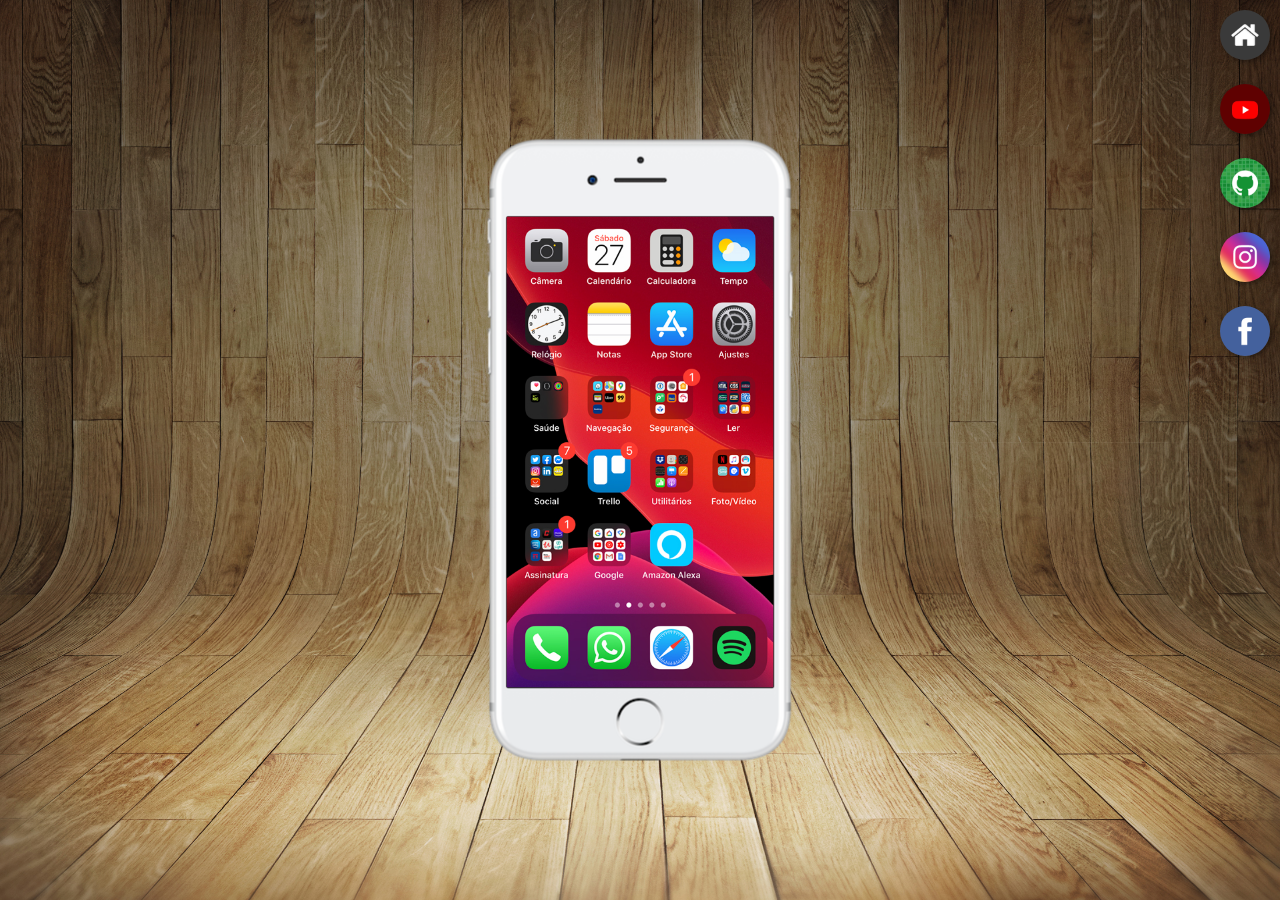
<file: index.html>
<!DOCTYPE html>
<html lang="pt-br">
<head>
    <meta charset="UTF-8">
    <meta name="viewport" content="width=device-width, initial-scale=1.0">
    <title>projeto social</title>
    <link rel="shortcut icon" href="https://banner2.cleanpng.com/20190425/paf/kisspng-customer-insight-computer-icons-computer-file-soci-5cc1f3f0e667f9.4169703815562147689438.jpg" type="image/x-icon">
    <link rel="stylesheet" href="estilos/style.css">
</head>
<body>
    <main>
        <section id="telefone">
            <iframe src="home.html" name="tela" id="tela" frameborder="0"></iframe>

        </section>

        <section id="redes-sociais">
            <a href="home.html" target="tela"><img src="/imagens/logo-home.jpg" alt=""></a> <br>

            <a href="yotube.html" target="tela"> <img src="/imagens/logo-youtube.jpg" alt=""></a> <br>

            <a href="/github.html" target="tela"> <img src="/imagens/logo-github.jpg" alt=""></a> <br>

            <a href="/instagram.html" target="tela"> <img src="/imagens/logo-instagram.jpg" alt=""></a> <br>

            <a href="/facebook.html" target="tela"><img src="/imagens/logo-facebook.jpg" alt=""></a> <br>
            
        </section>
    </main>
</body>
</html>
</file>
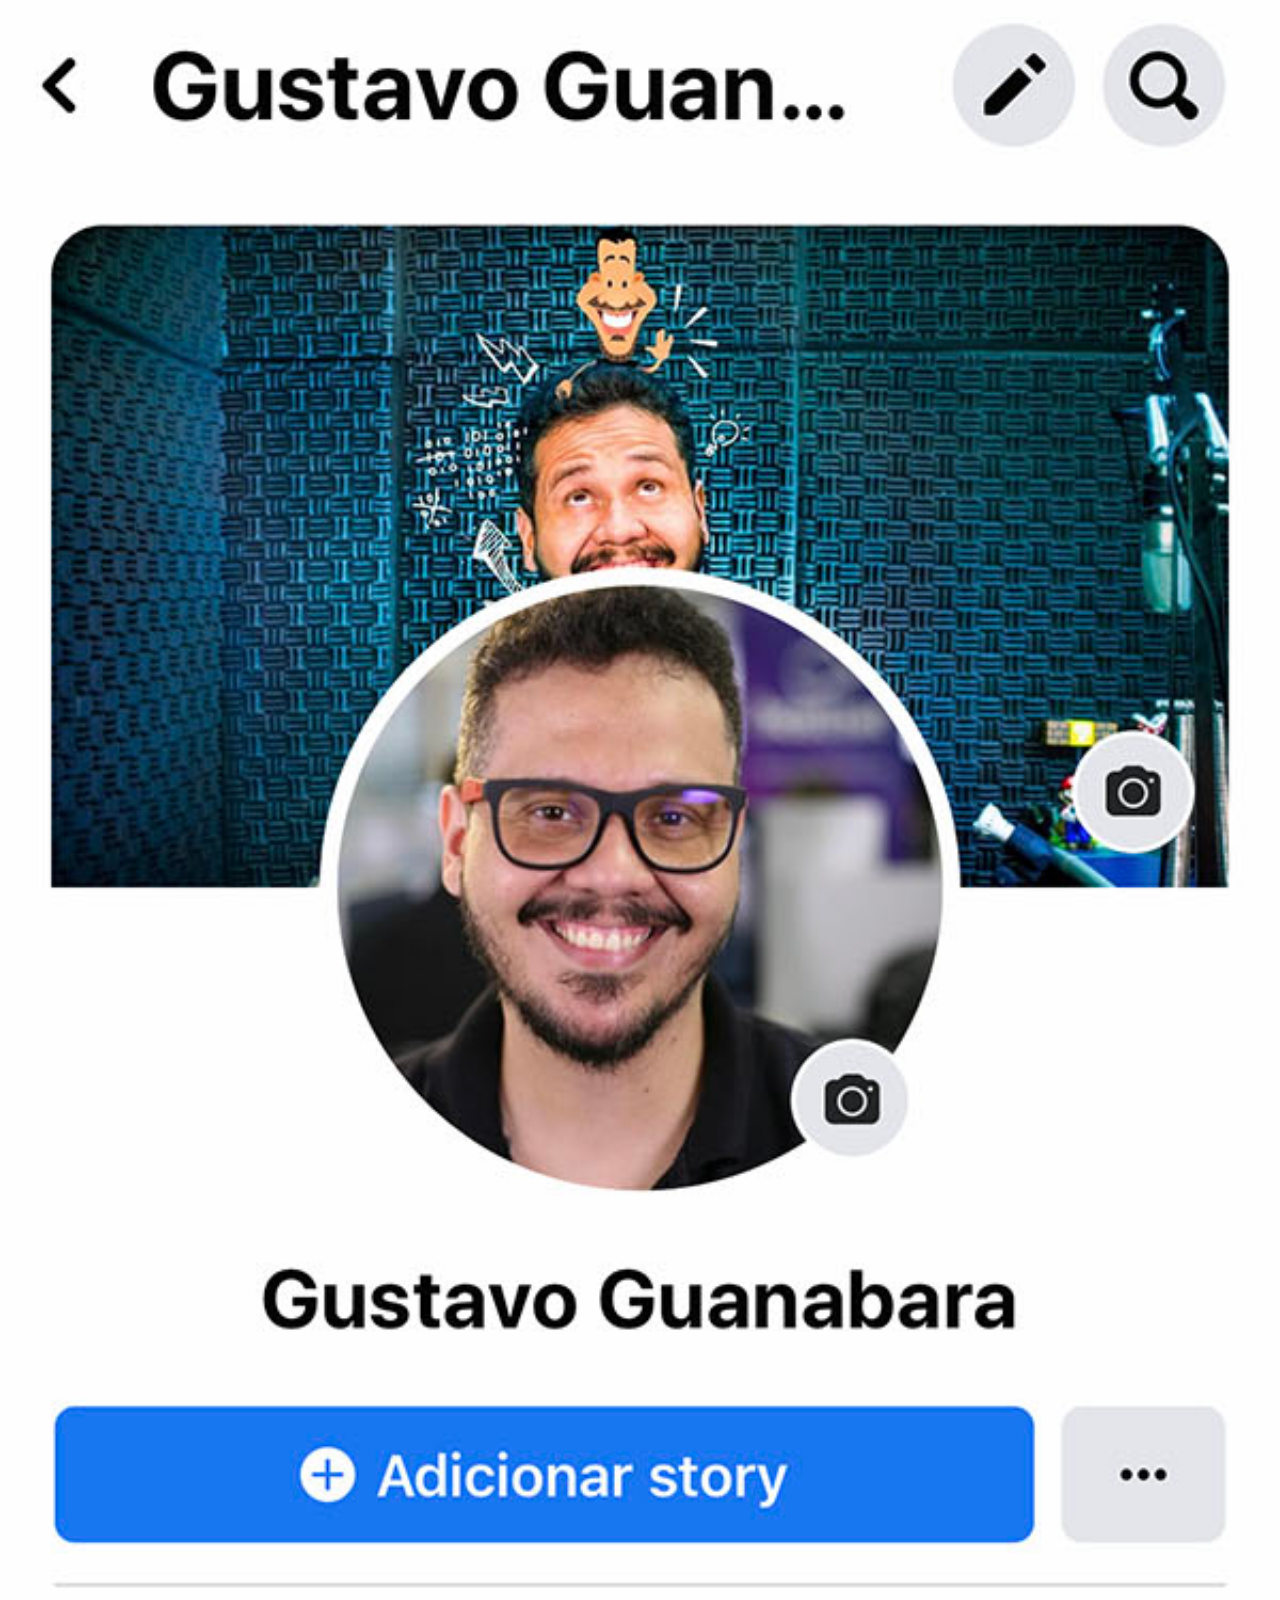
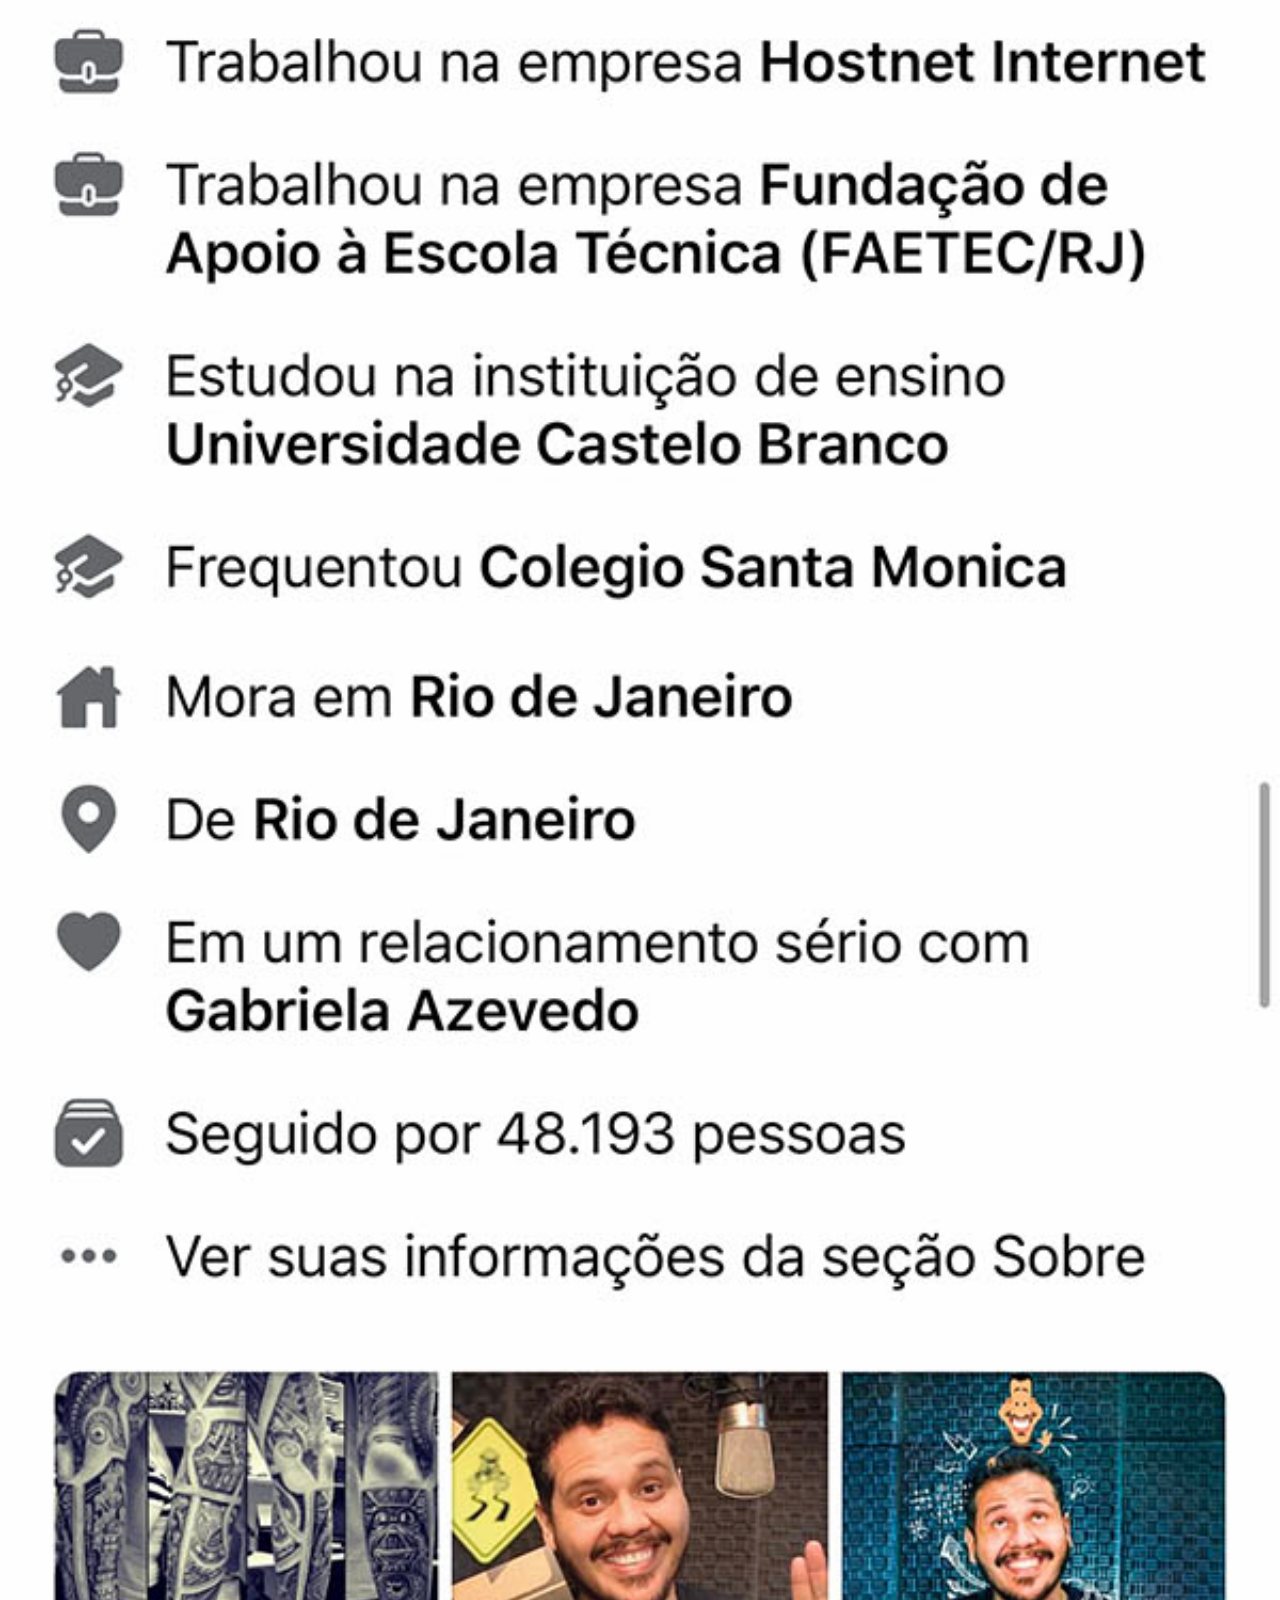
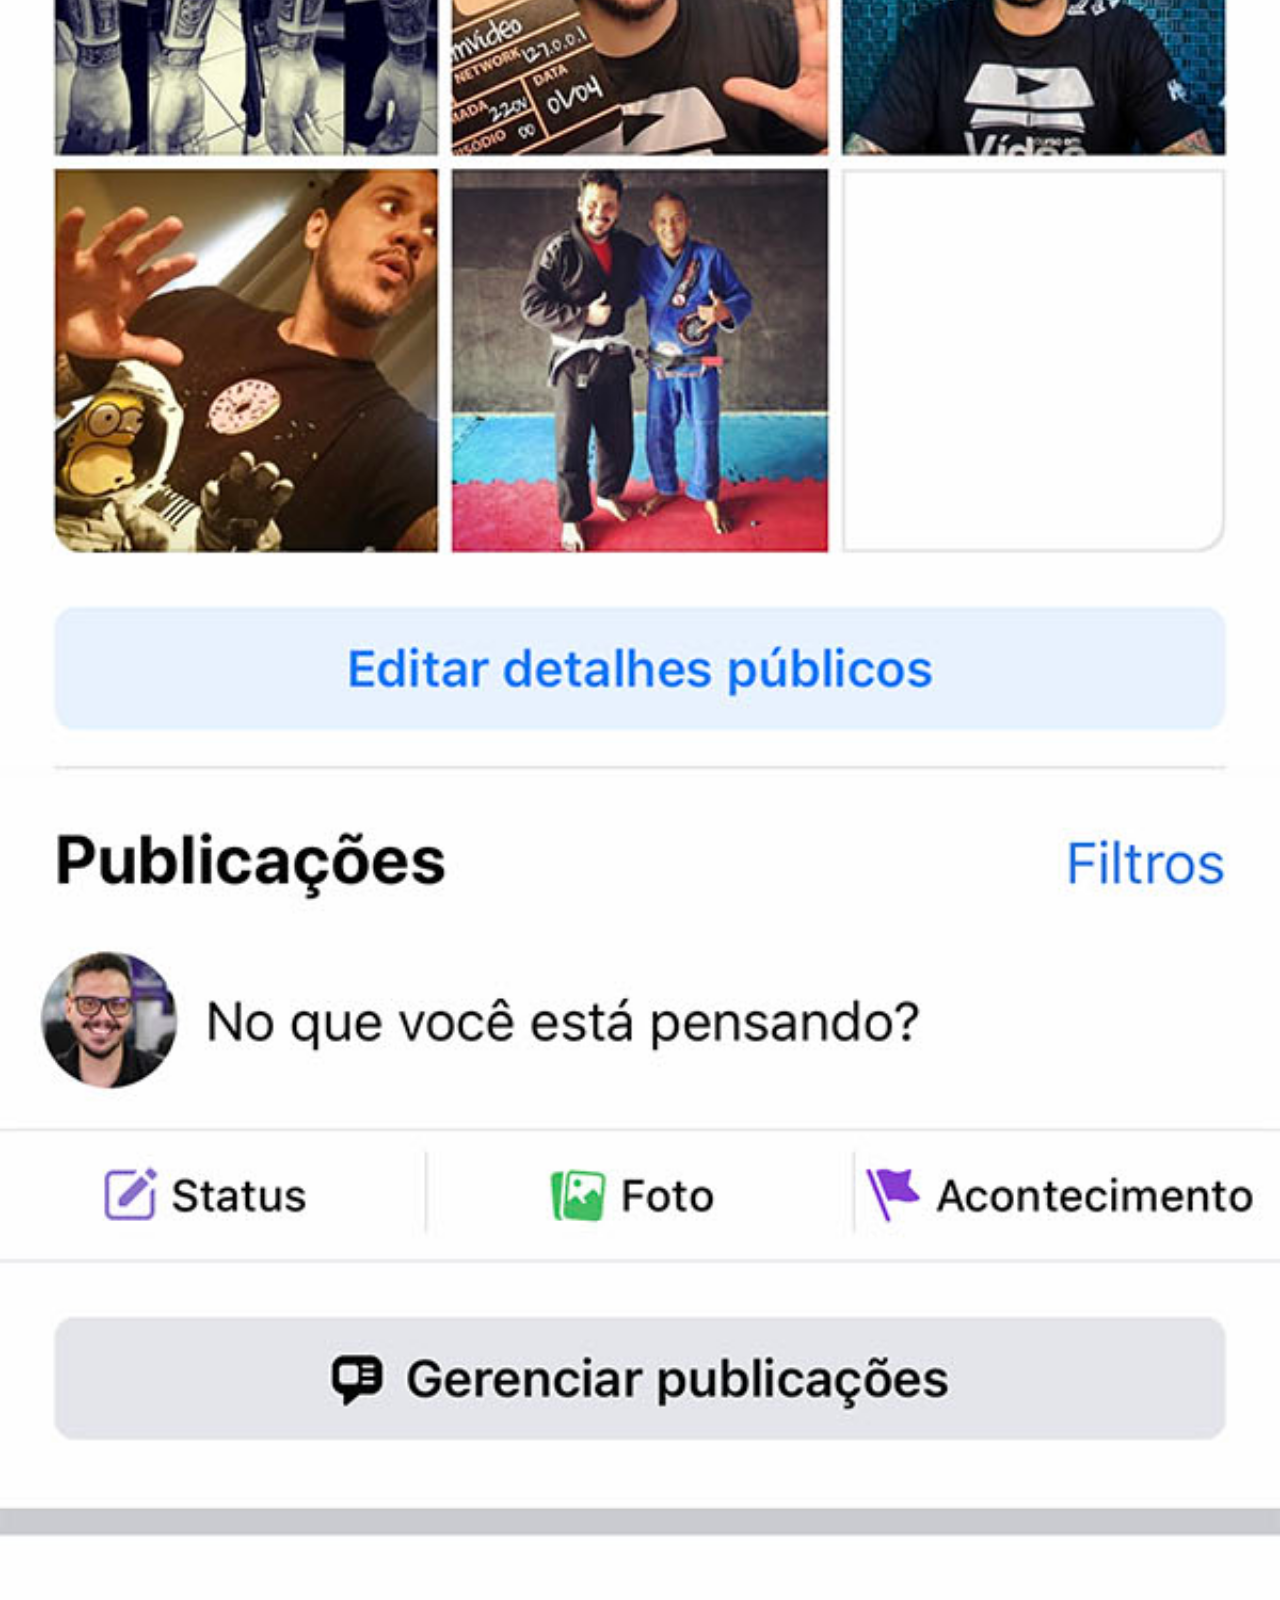
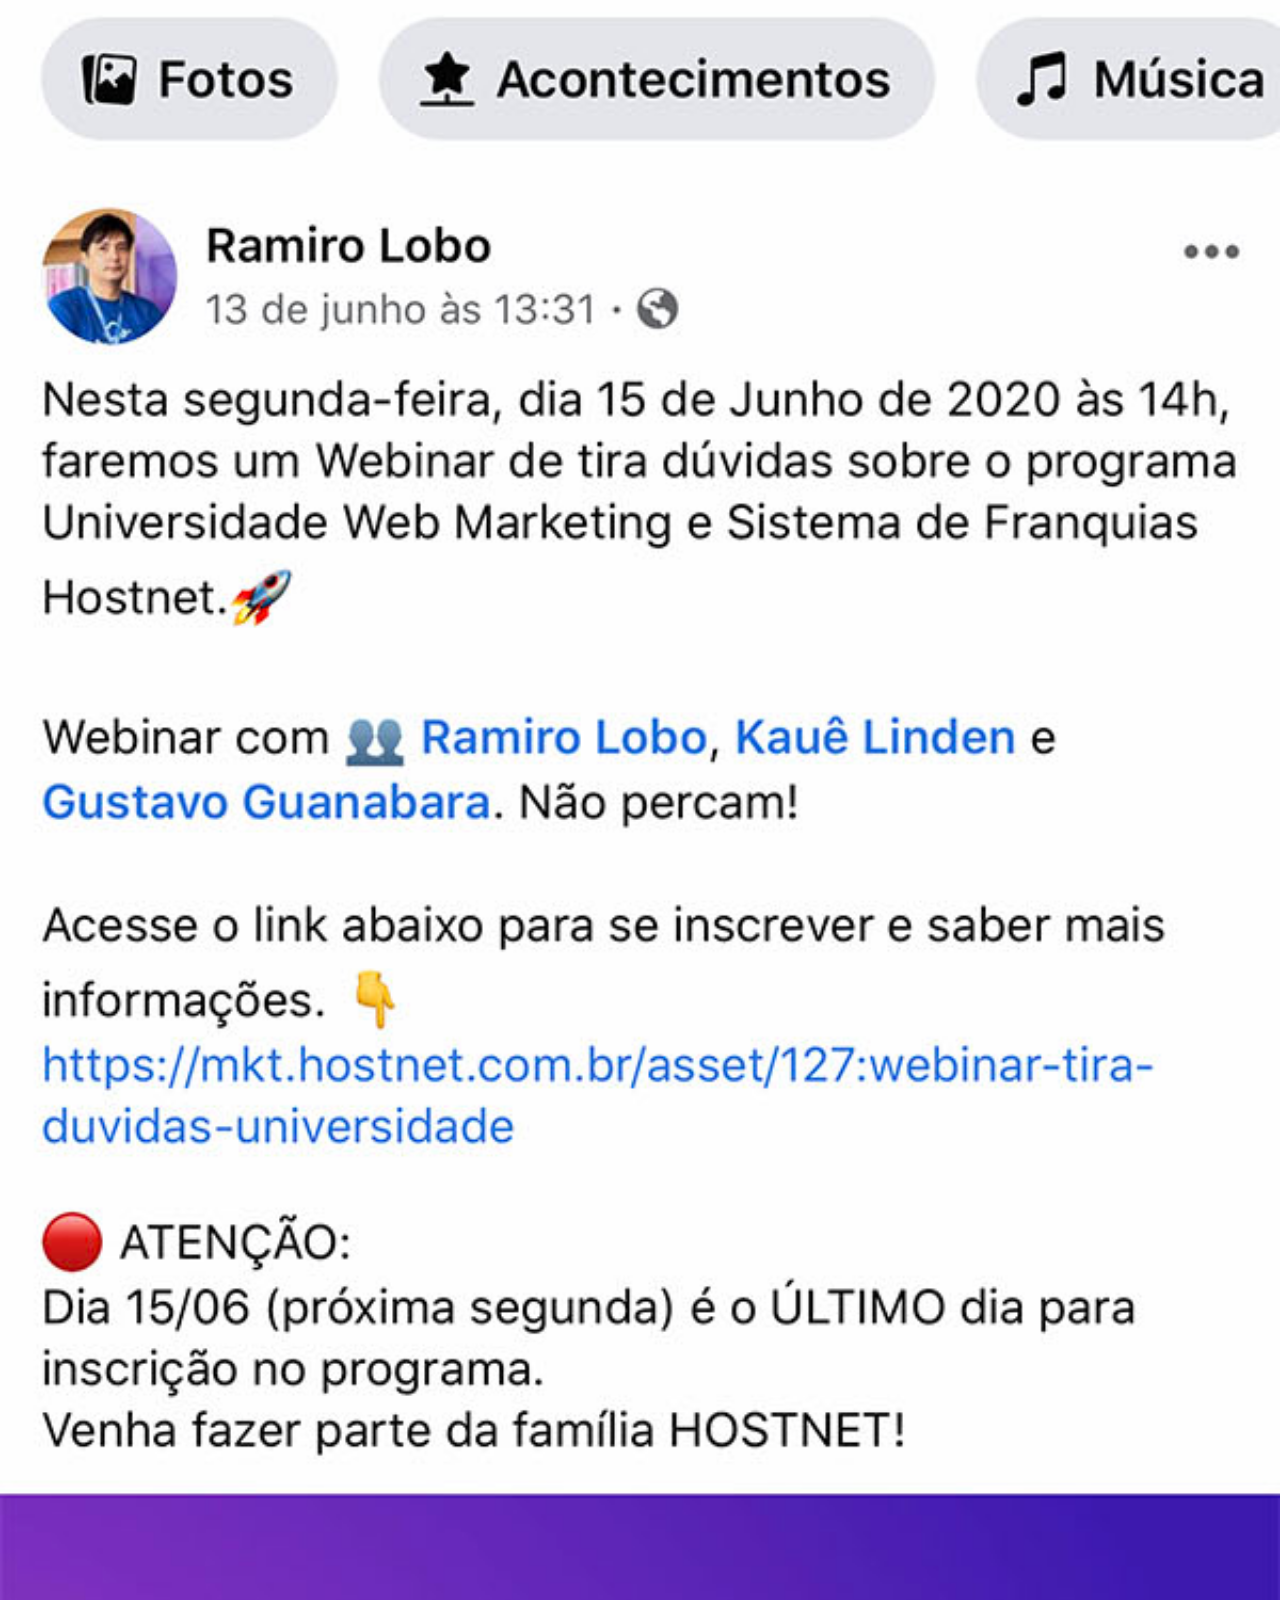
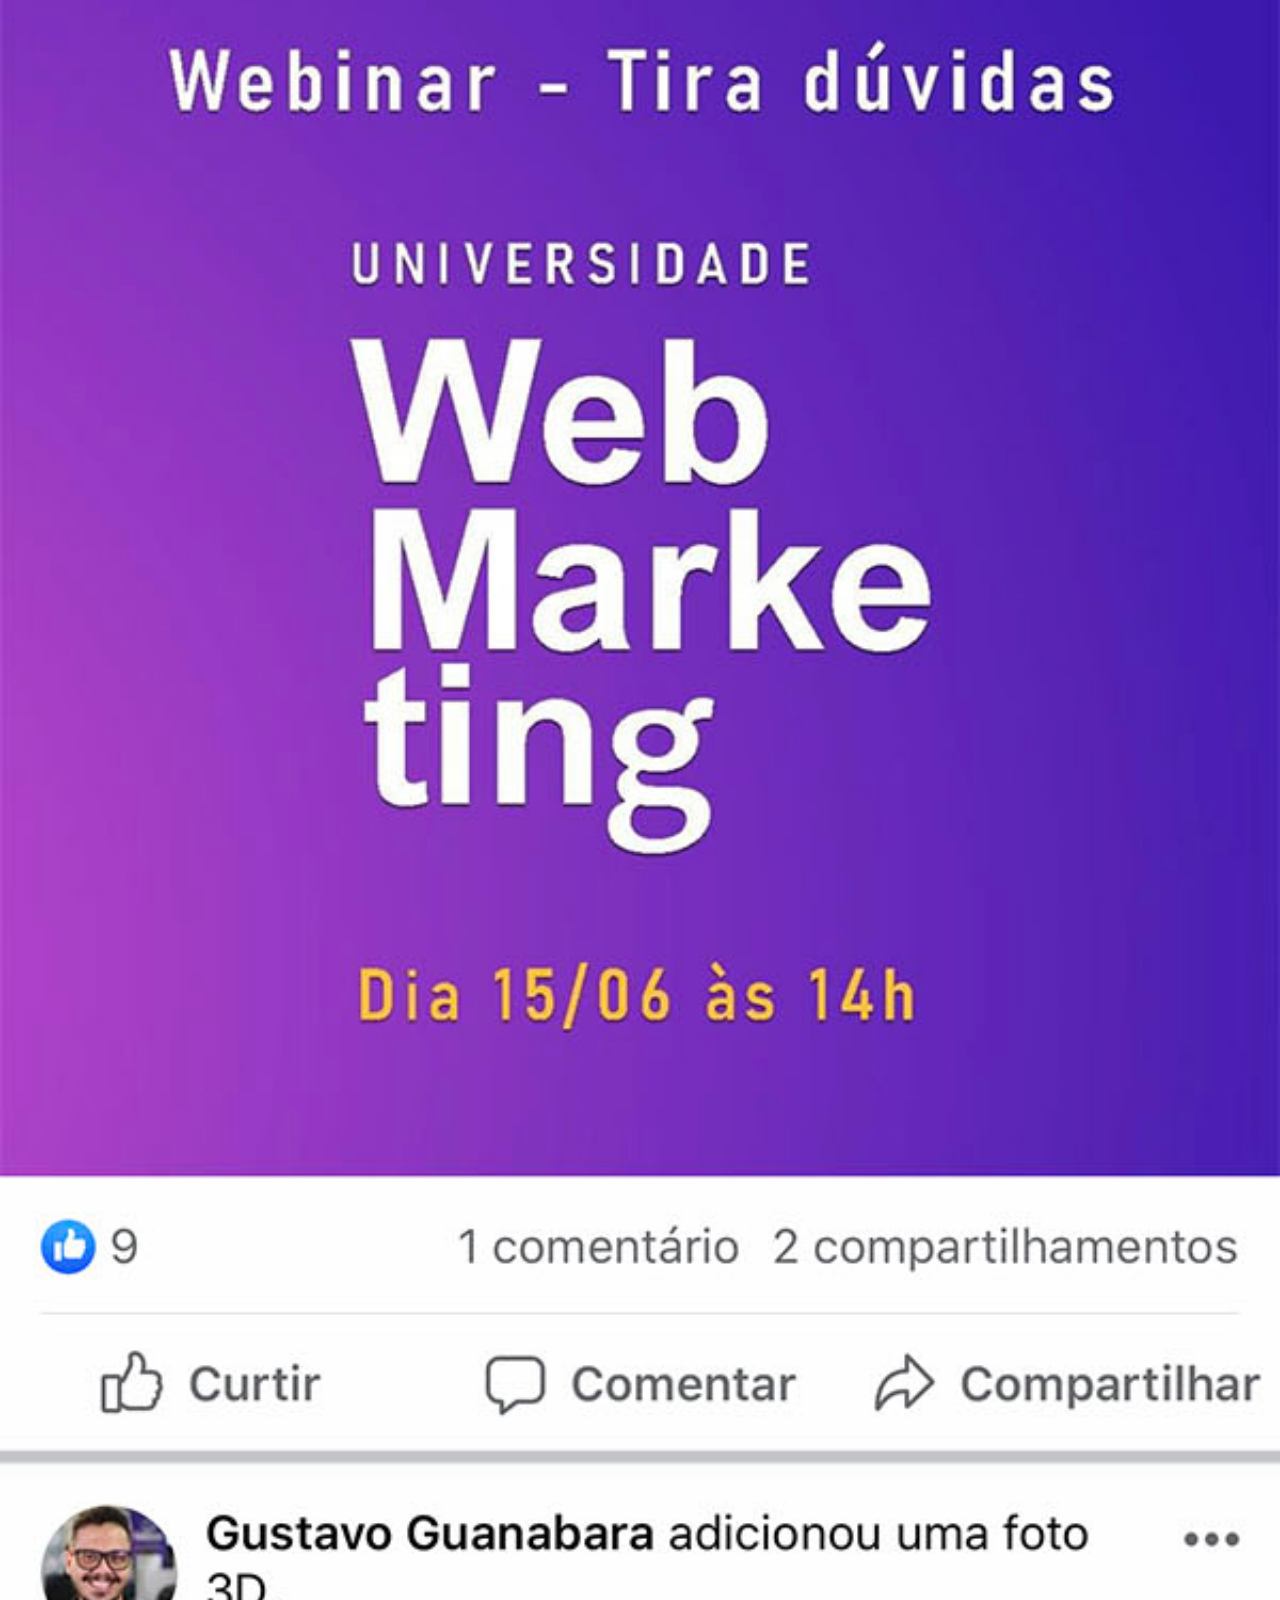
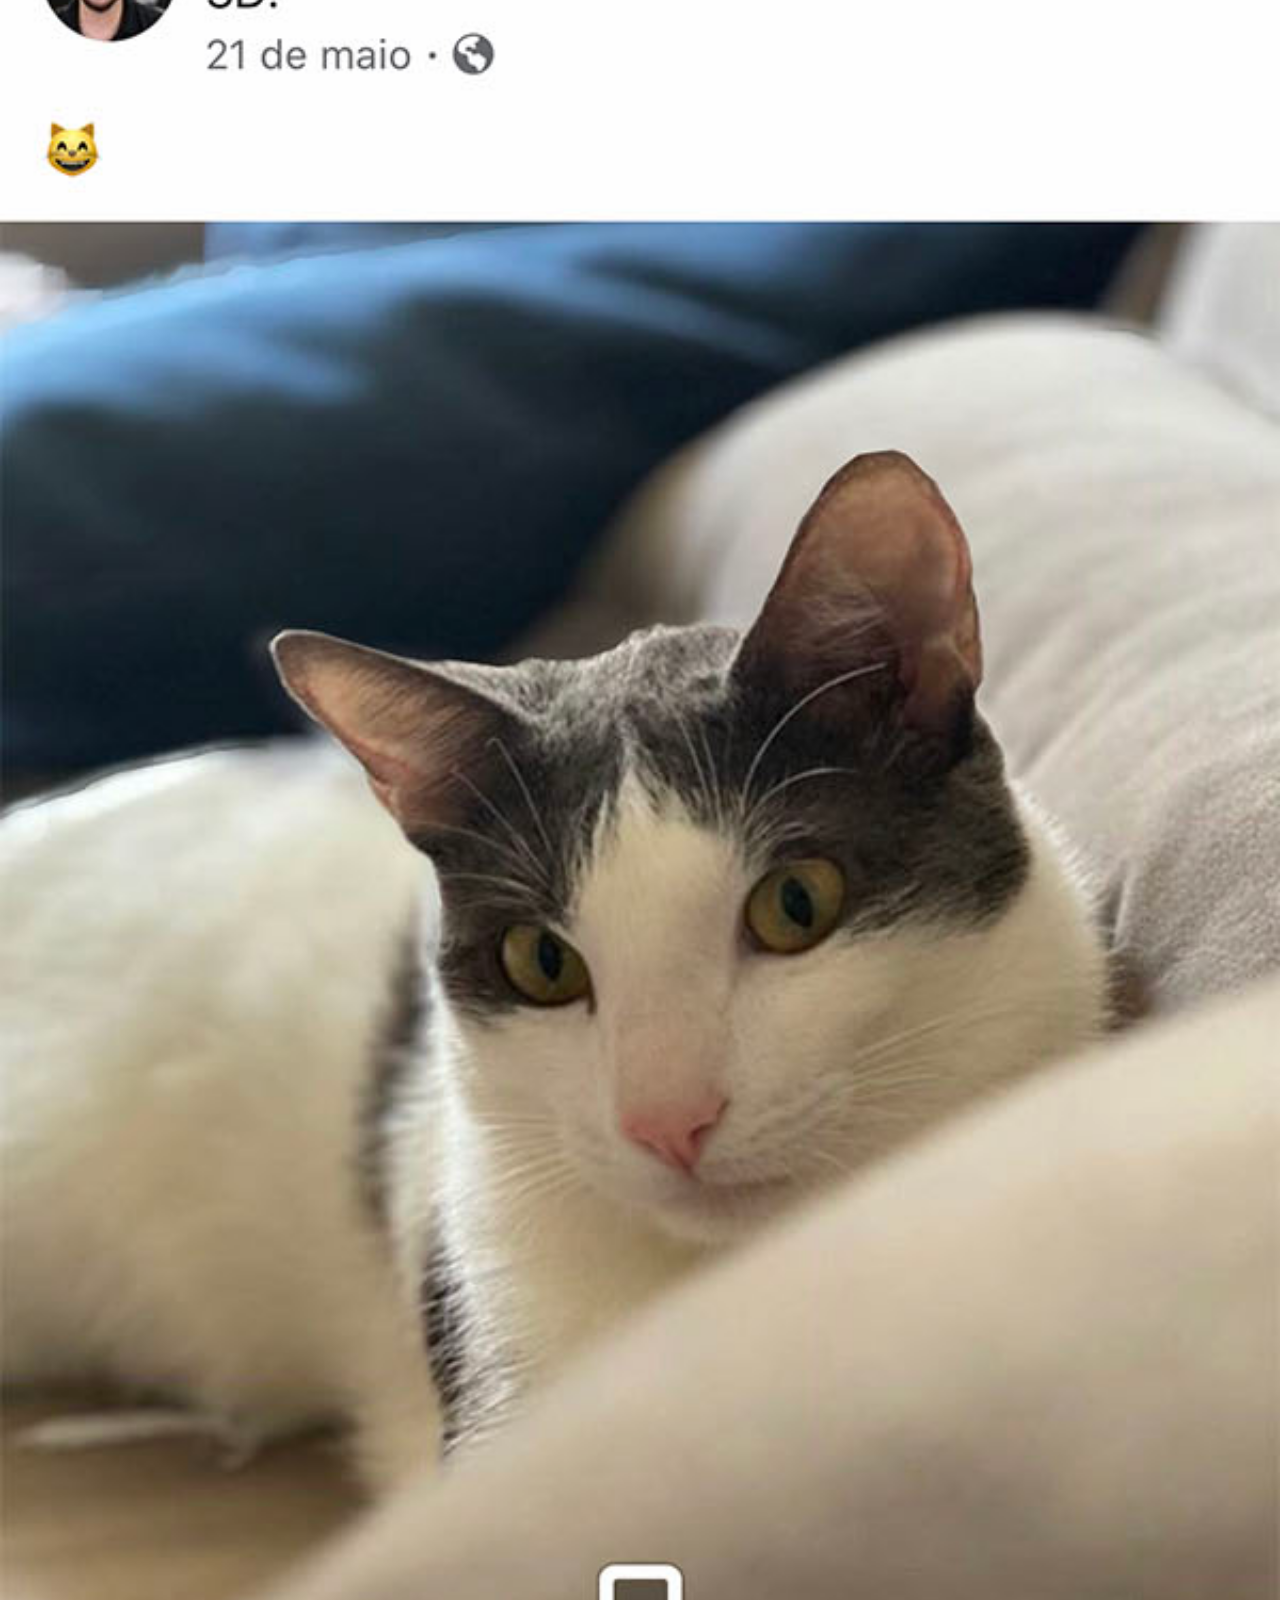
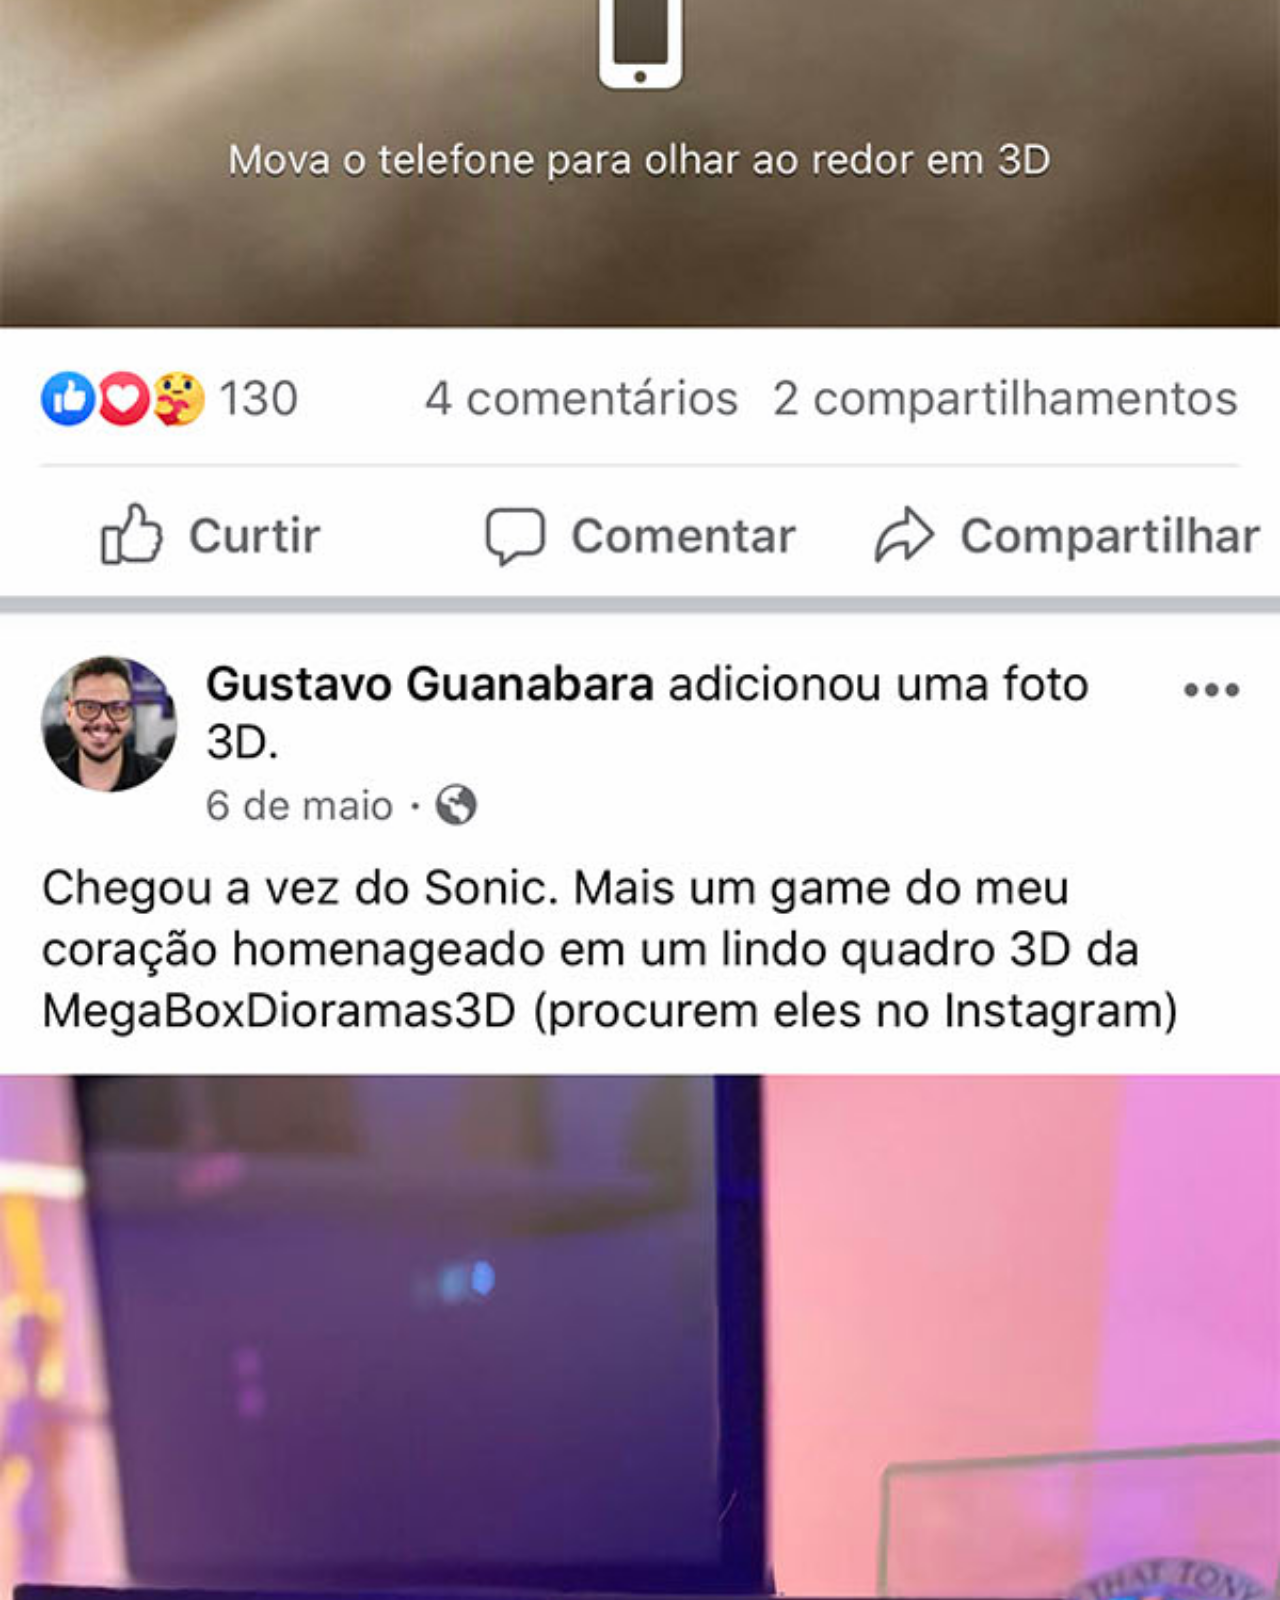
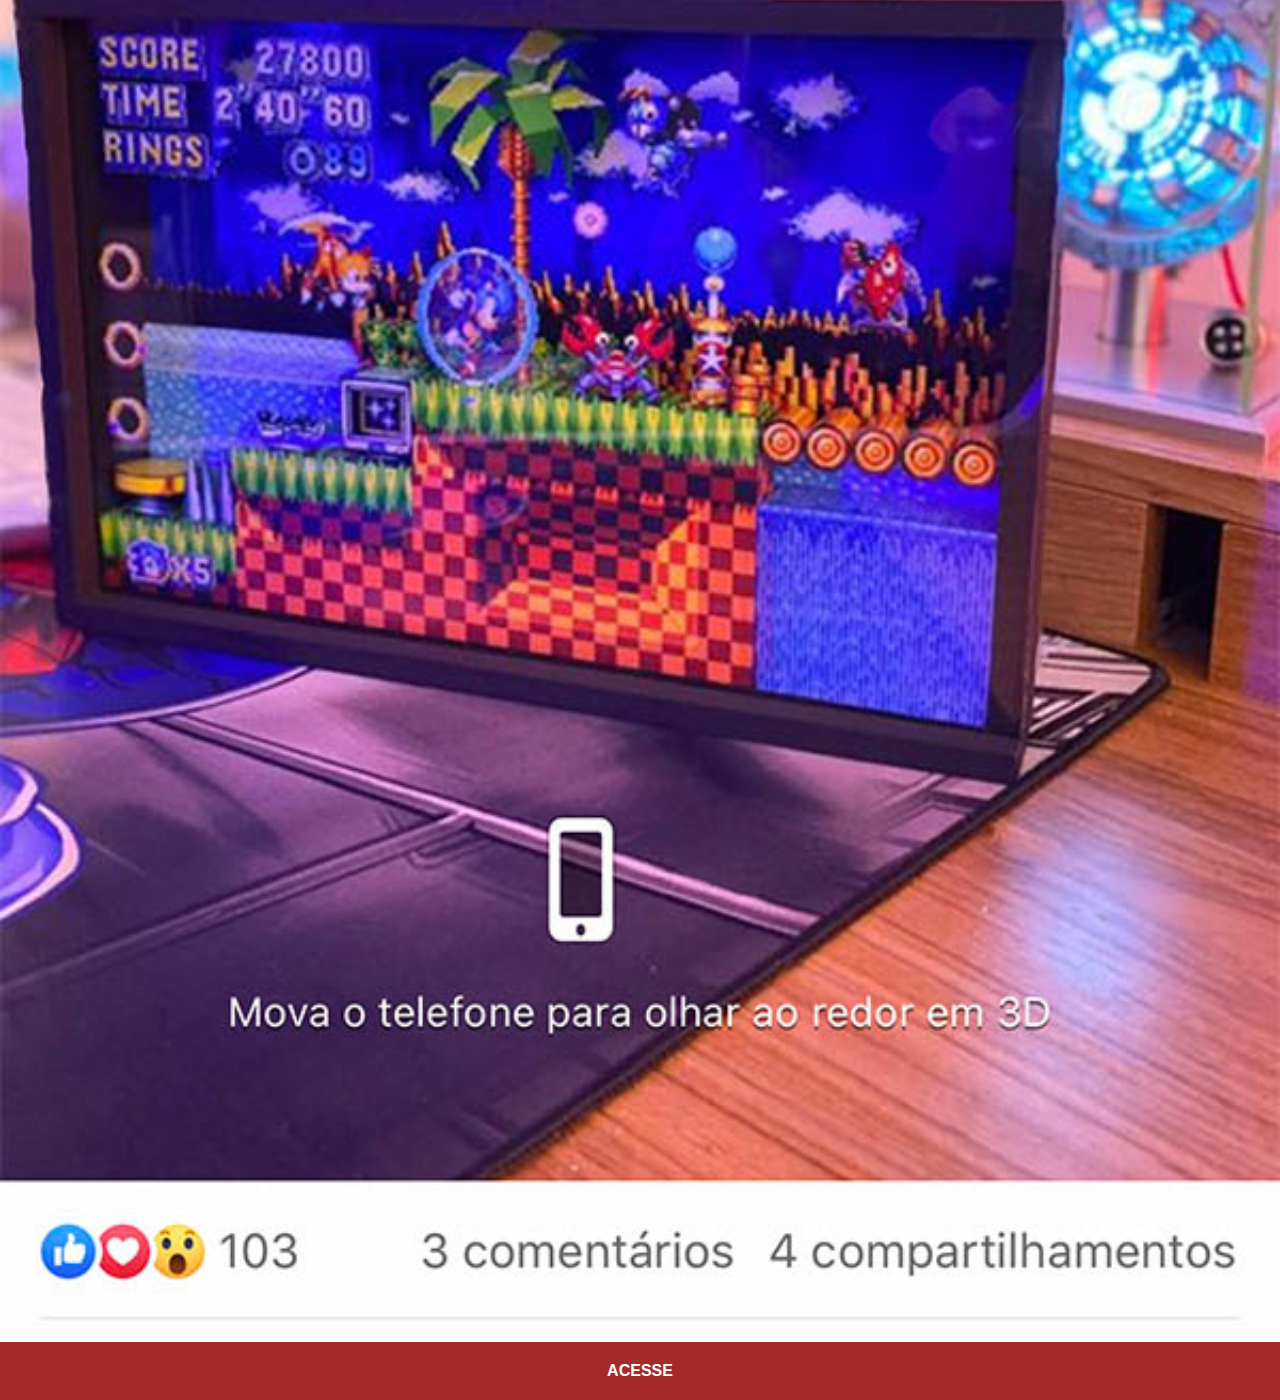
<file: facebook.html>
<!DOCTYPE html>
<html lang="pt-br">
<head>
    <meta charset="UTF-8">
    <meta name="viewport" content="width=device-width, initial-scale=1.0">
    <title>facebook</title>
    <link rel="stylesheet" href="social/style.css">

</head>
<body>
    <img src="/imagens/tela-facebook.jpg" alt="">
    <a href="https://www.facebook.com/gustavoguanabara/?locale=pt_BR" target="_blank">ACESSE</a>
</body>
</html>
</file>
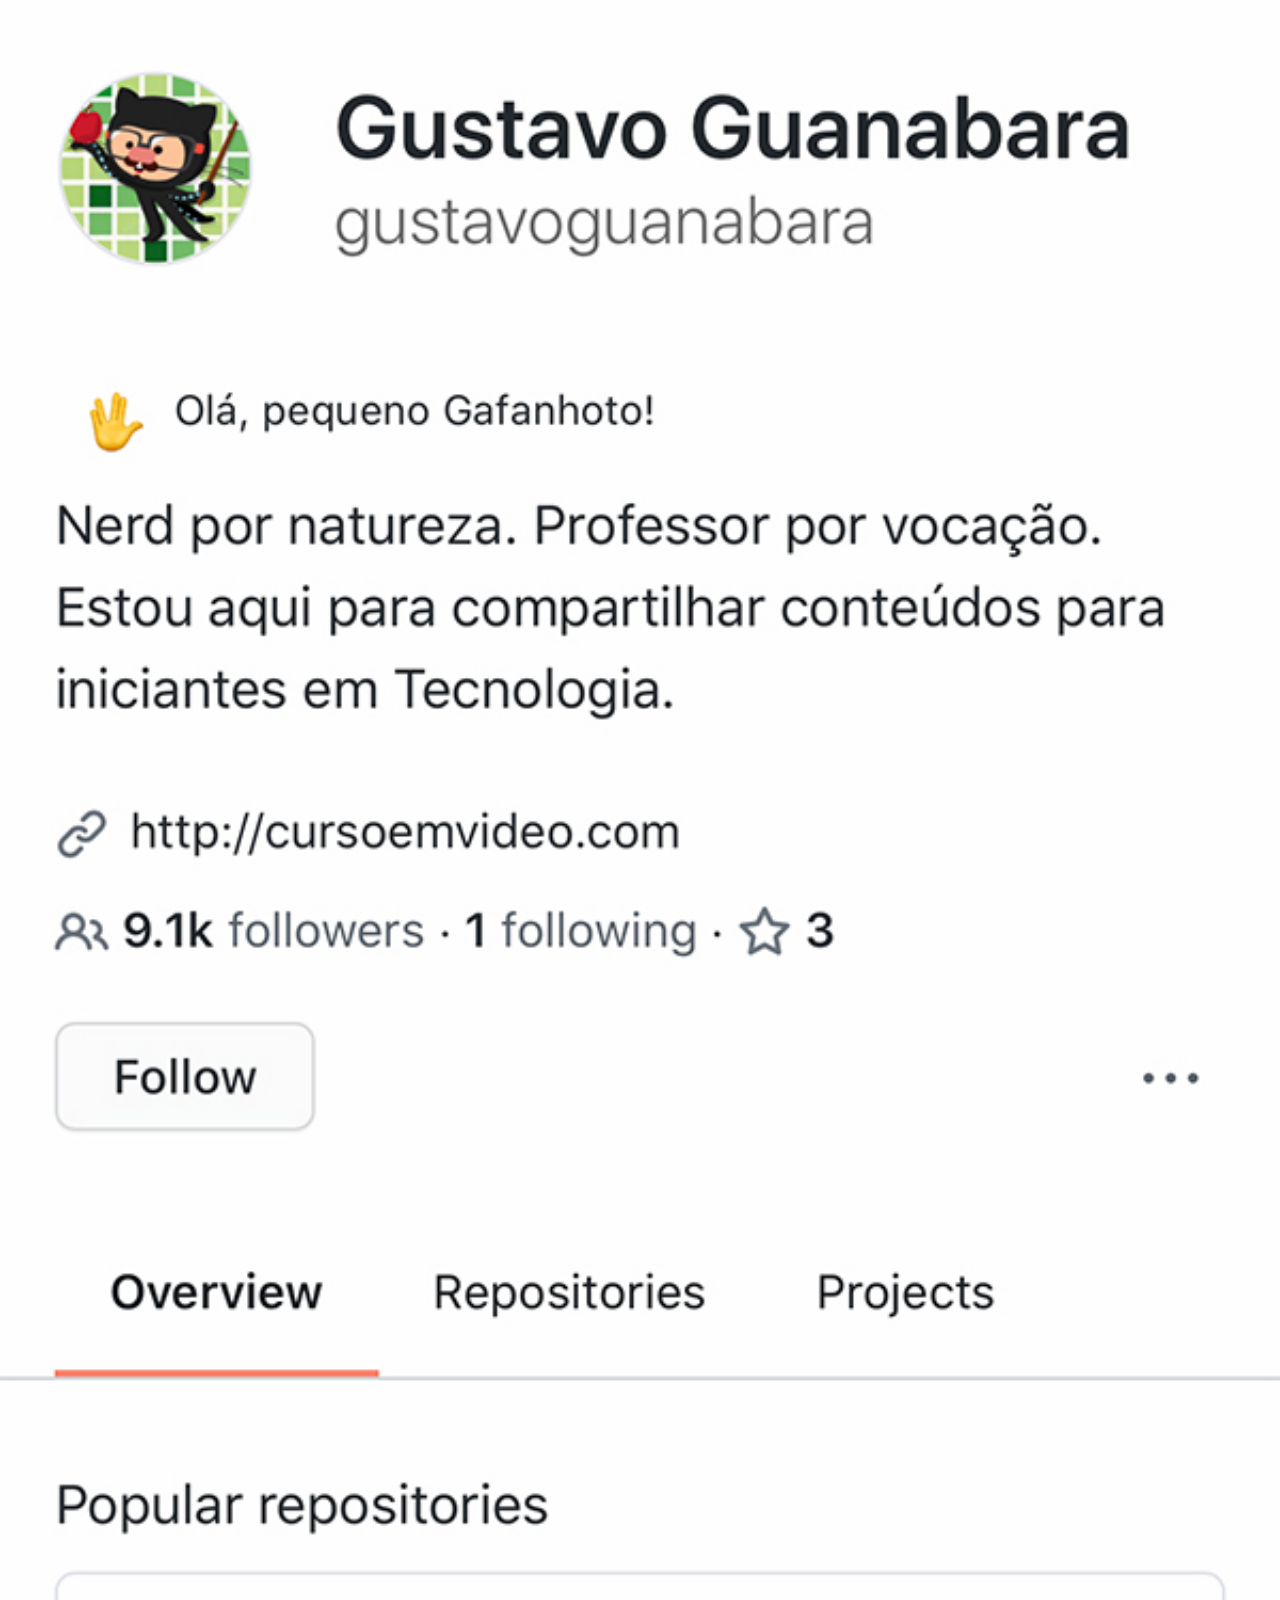
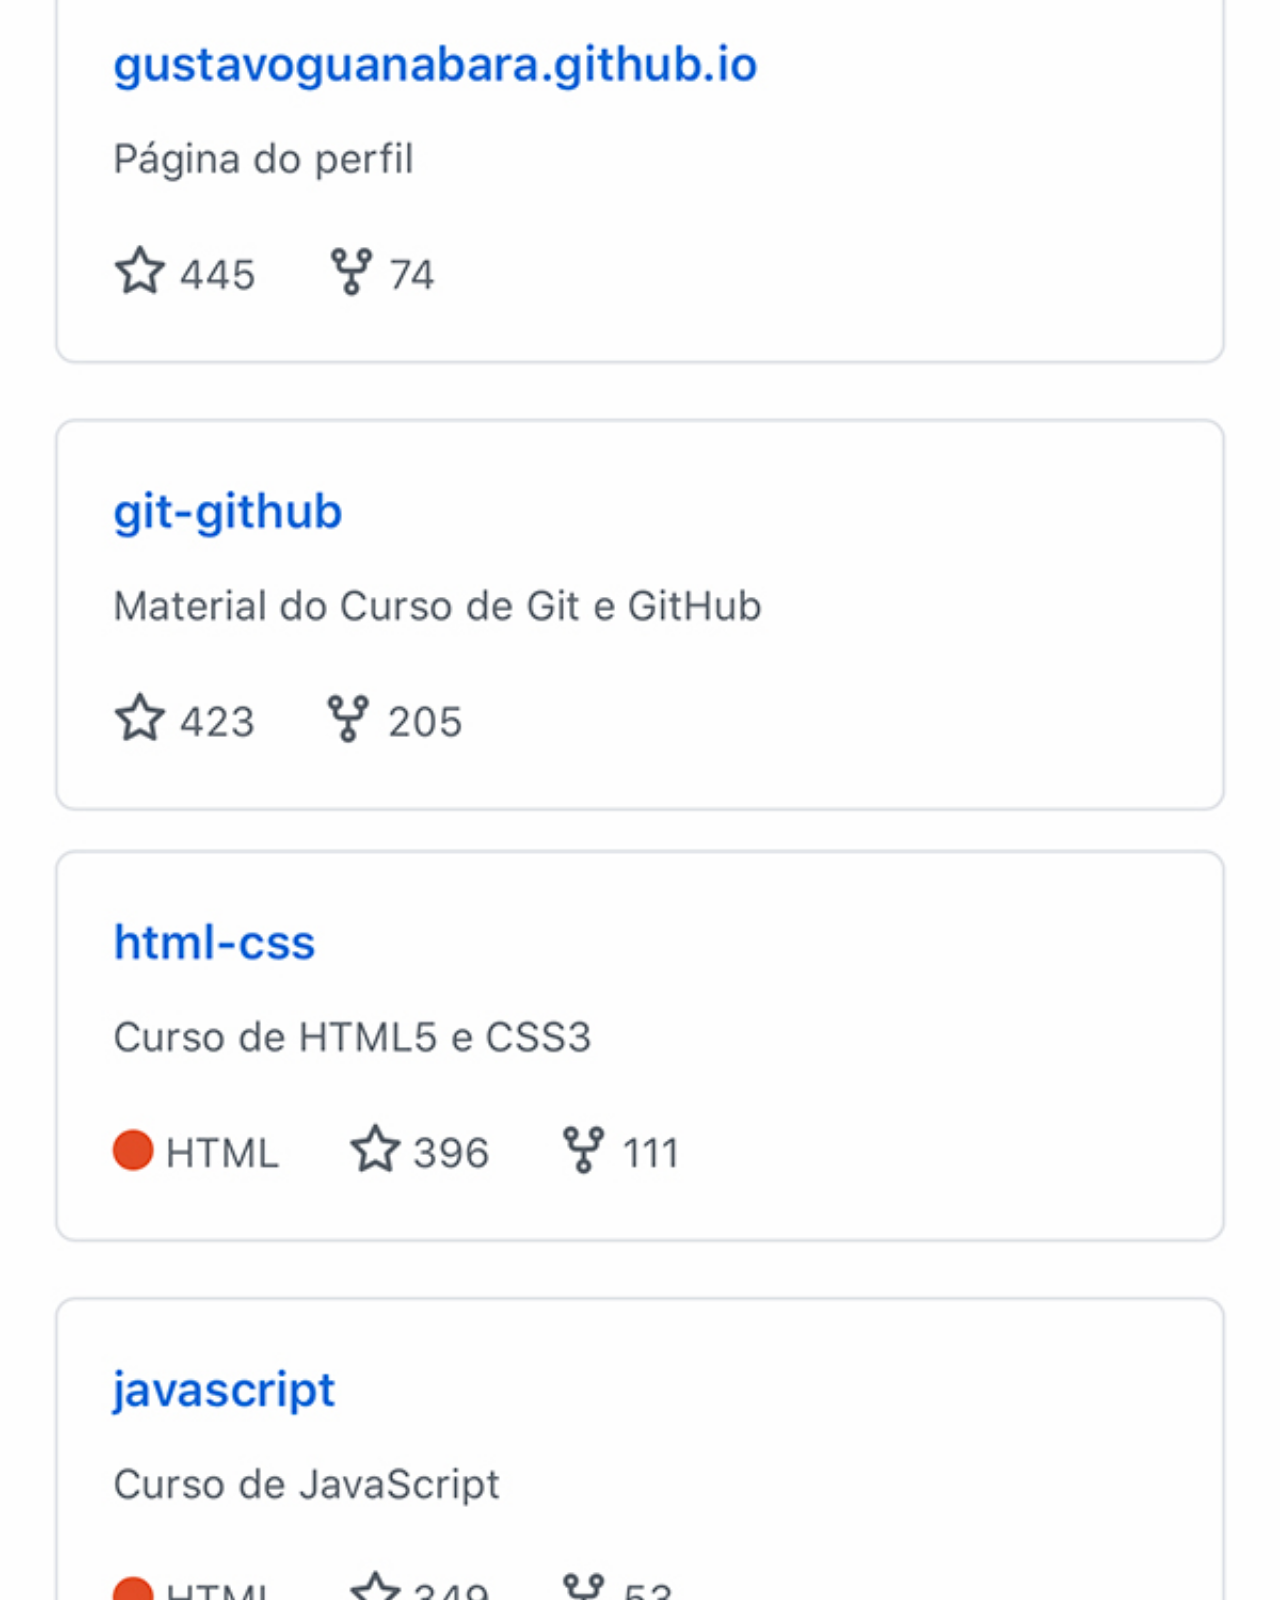
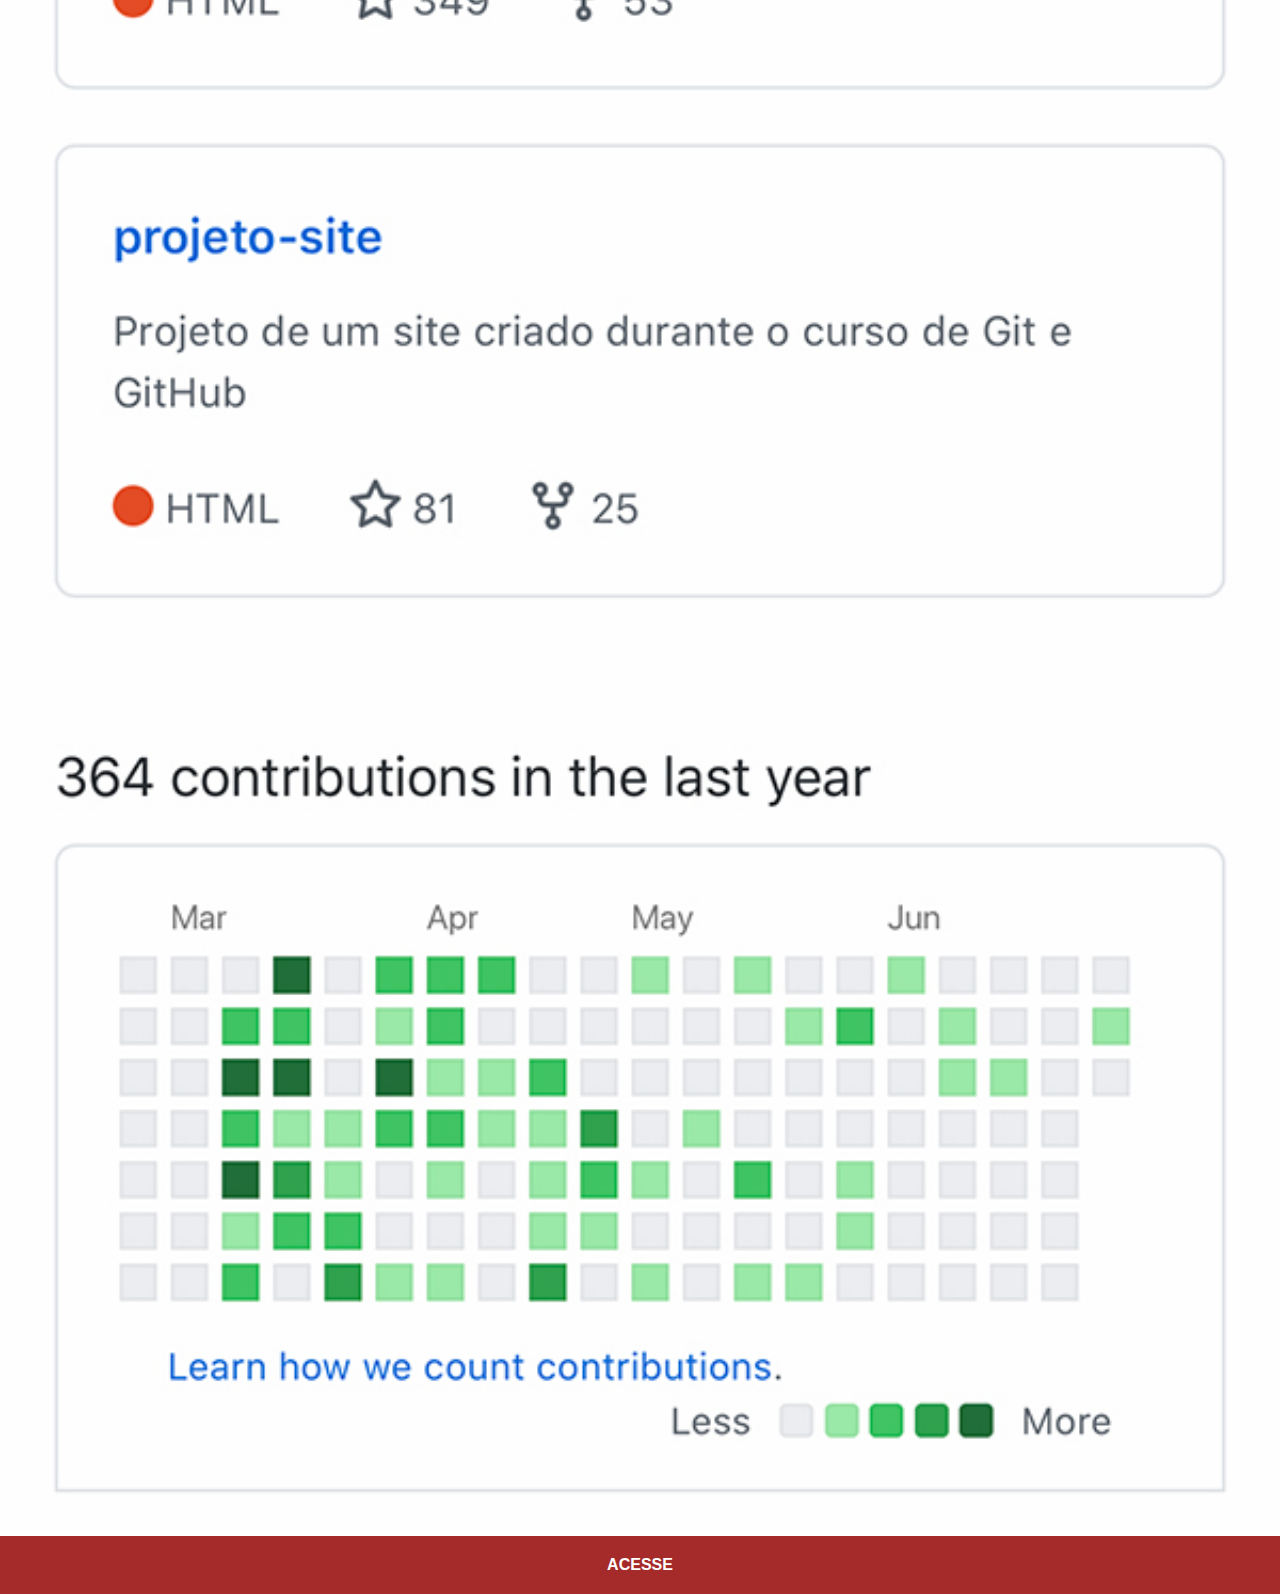
<file: github.html>
<!DOCTYPE html>
<html lang="pt-br">
<head>
    <meta charset="UTF-8">
    <meta name="viewport" content="width=device-width, initial-scale=1.0">
    <title>github</title>
    <link rel="stylesheet" href="social/style.css">

</head>
<body>
    <img src="/imagens/tela-github.jpg" alt="">
    <a href="https://github.com/gustavoguanabara" target="_blank">ACESSE</a>
</body>
</html>
</file>
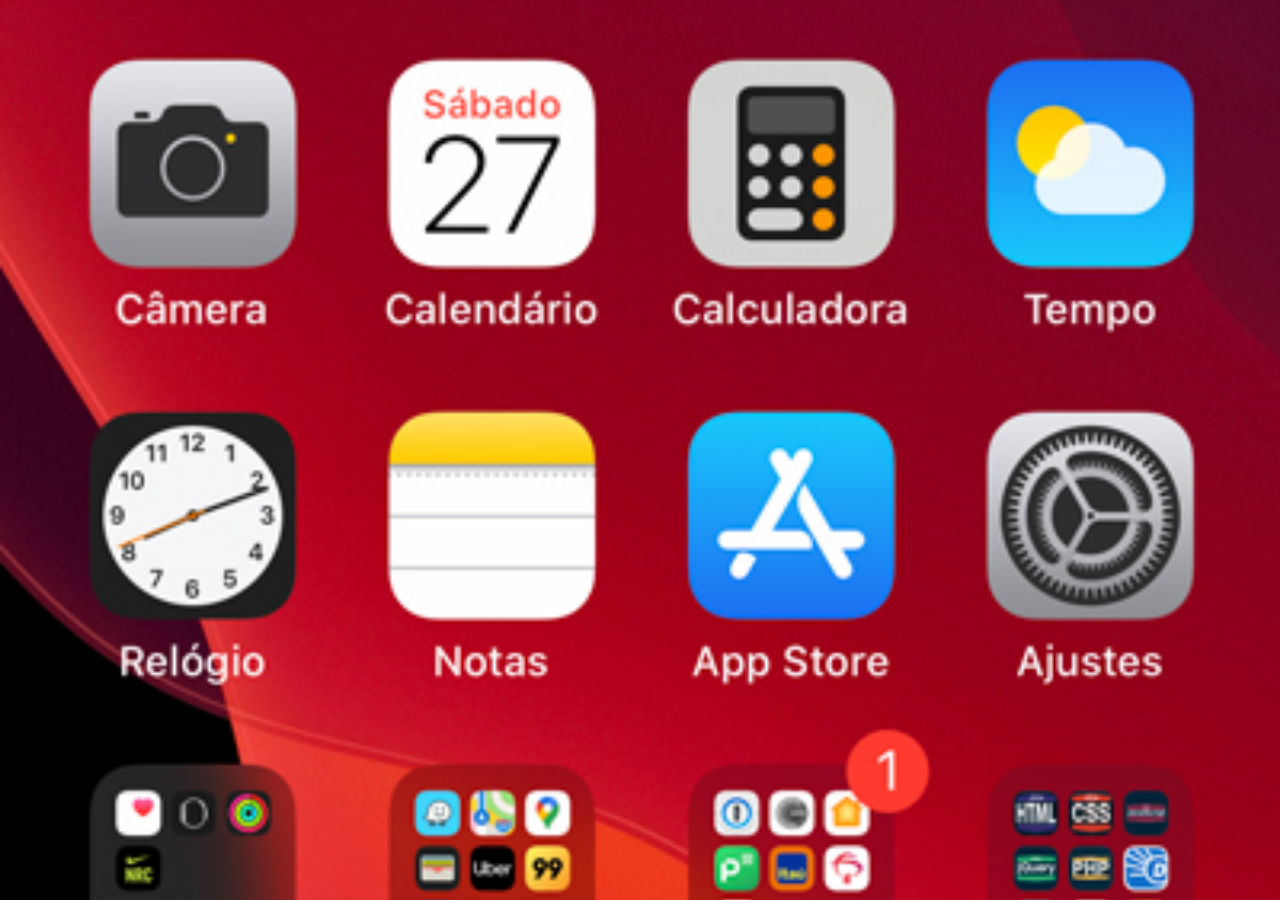
<file: home.html>
<!DOCTYPE html>
<html lang="pt-br">
<head>
    <meta charset="UTF-8">
    <meta name="viewport" content="width=device-width, initial-scale=1.0">
    <title>home</title>
    <style>
        *{
            margin: 0px;
            padding: 0px;
        }

        body{
            width: 100vw;
            height: 100vh;
            background: black url(../imagens/tela-home.jpg) no-repeat top center;
            background-size: cover;
        }
    </style>
</head>
<body>
    
</body>
</html>
</file>
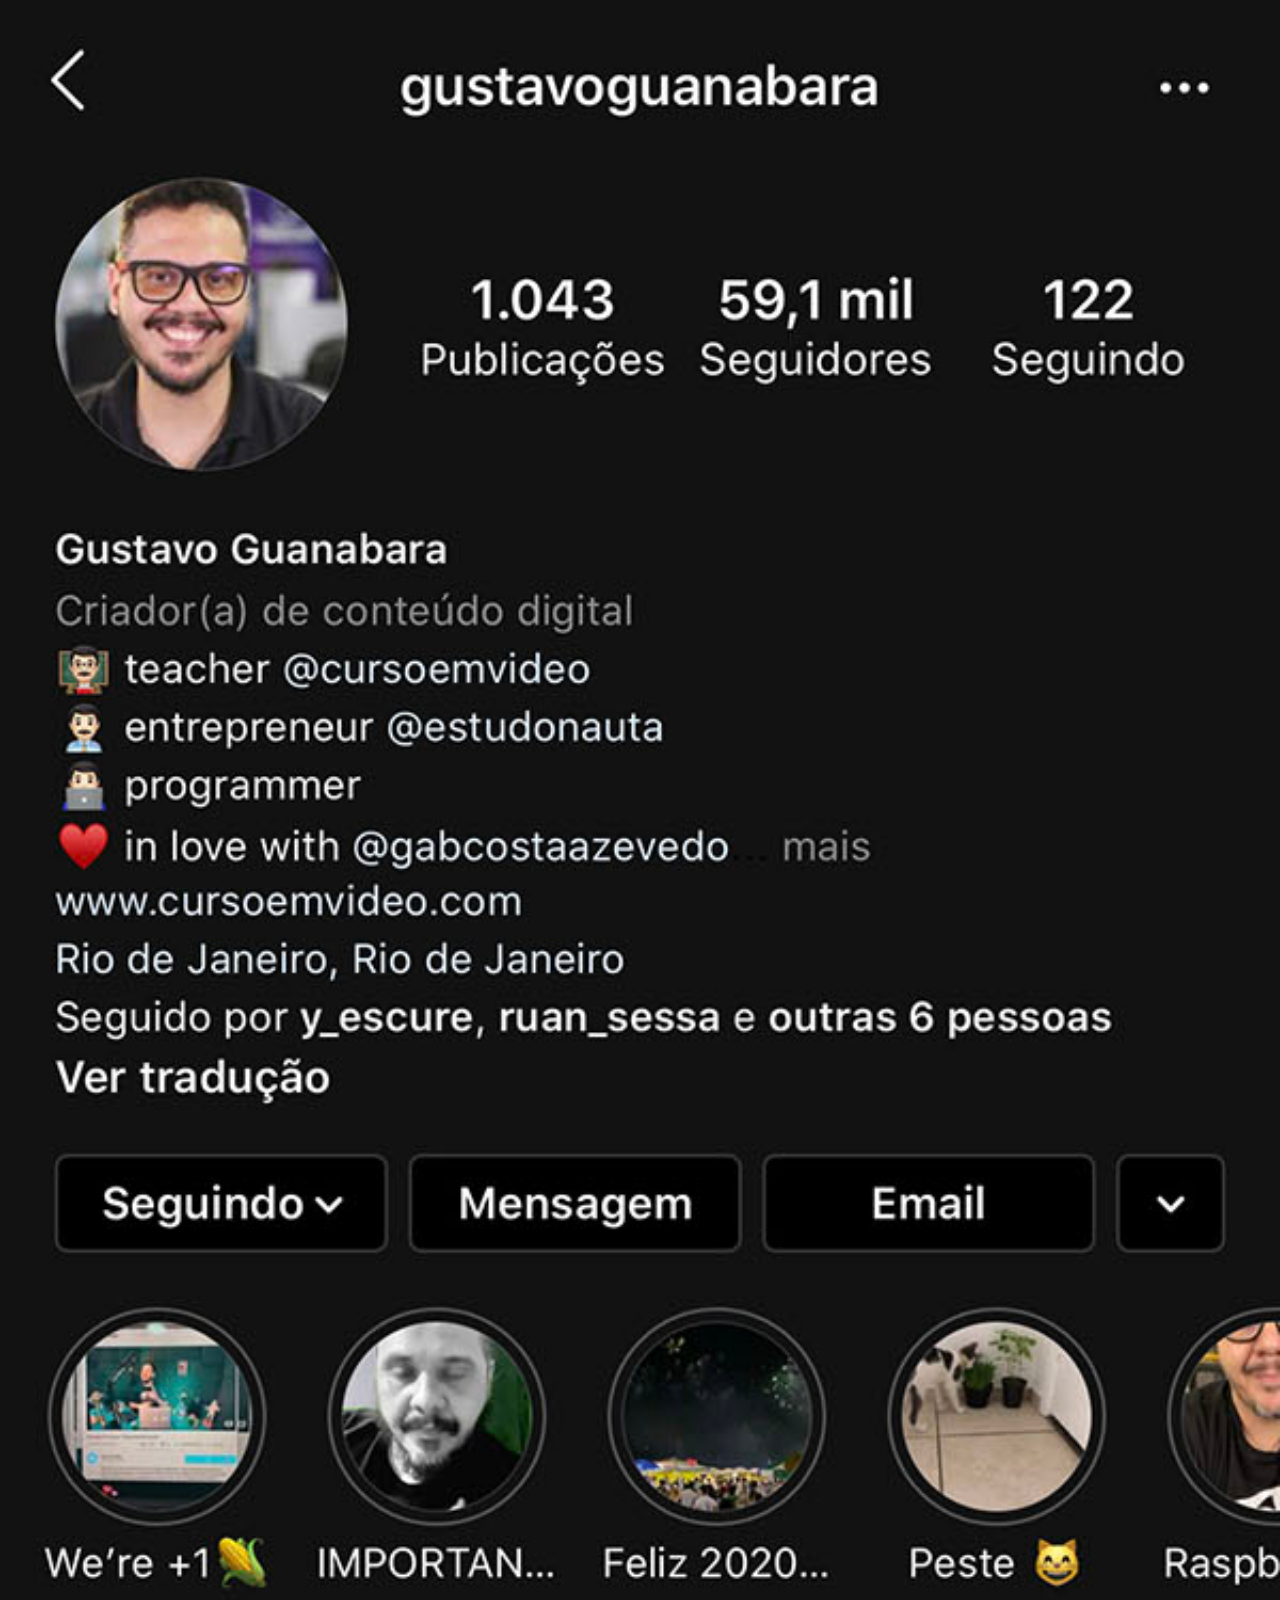
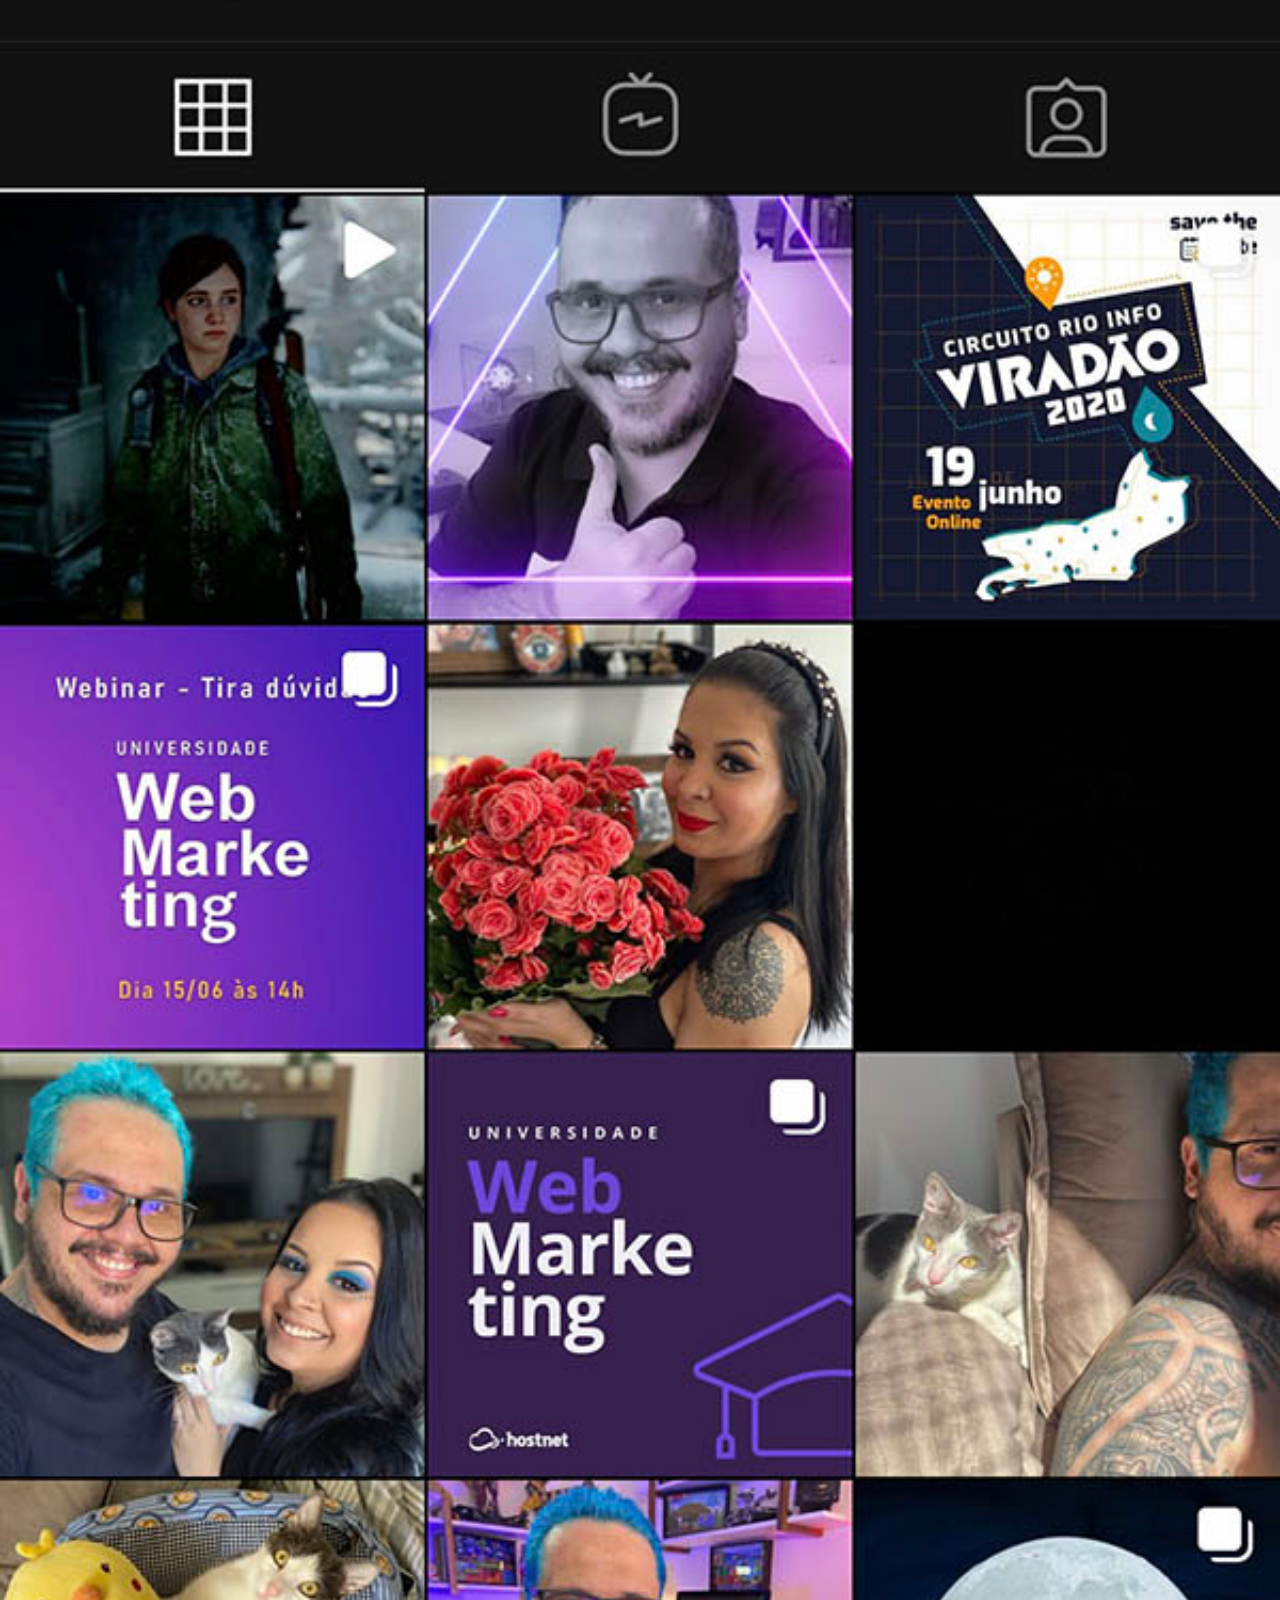
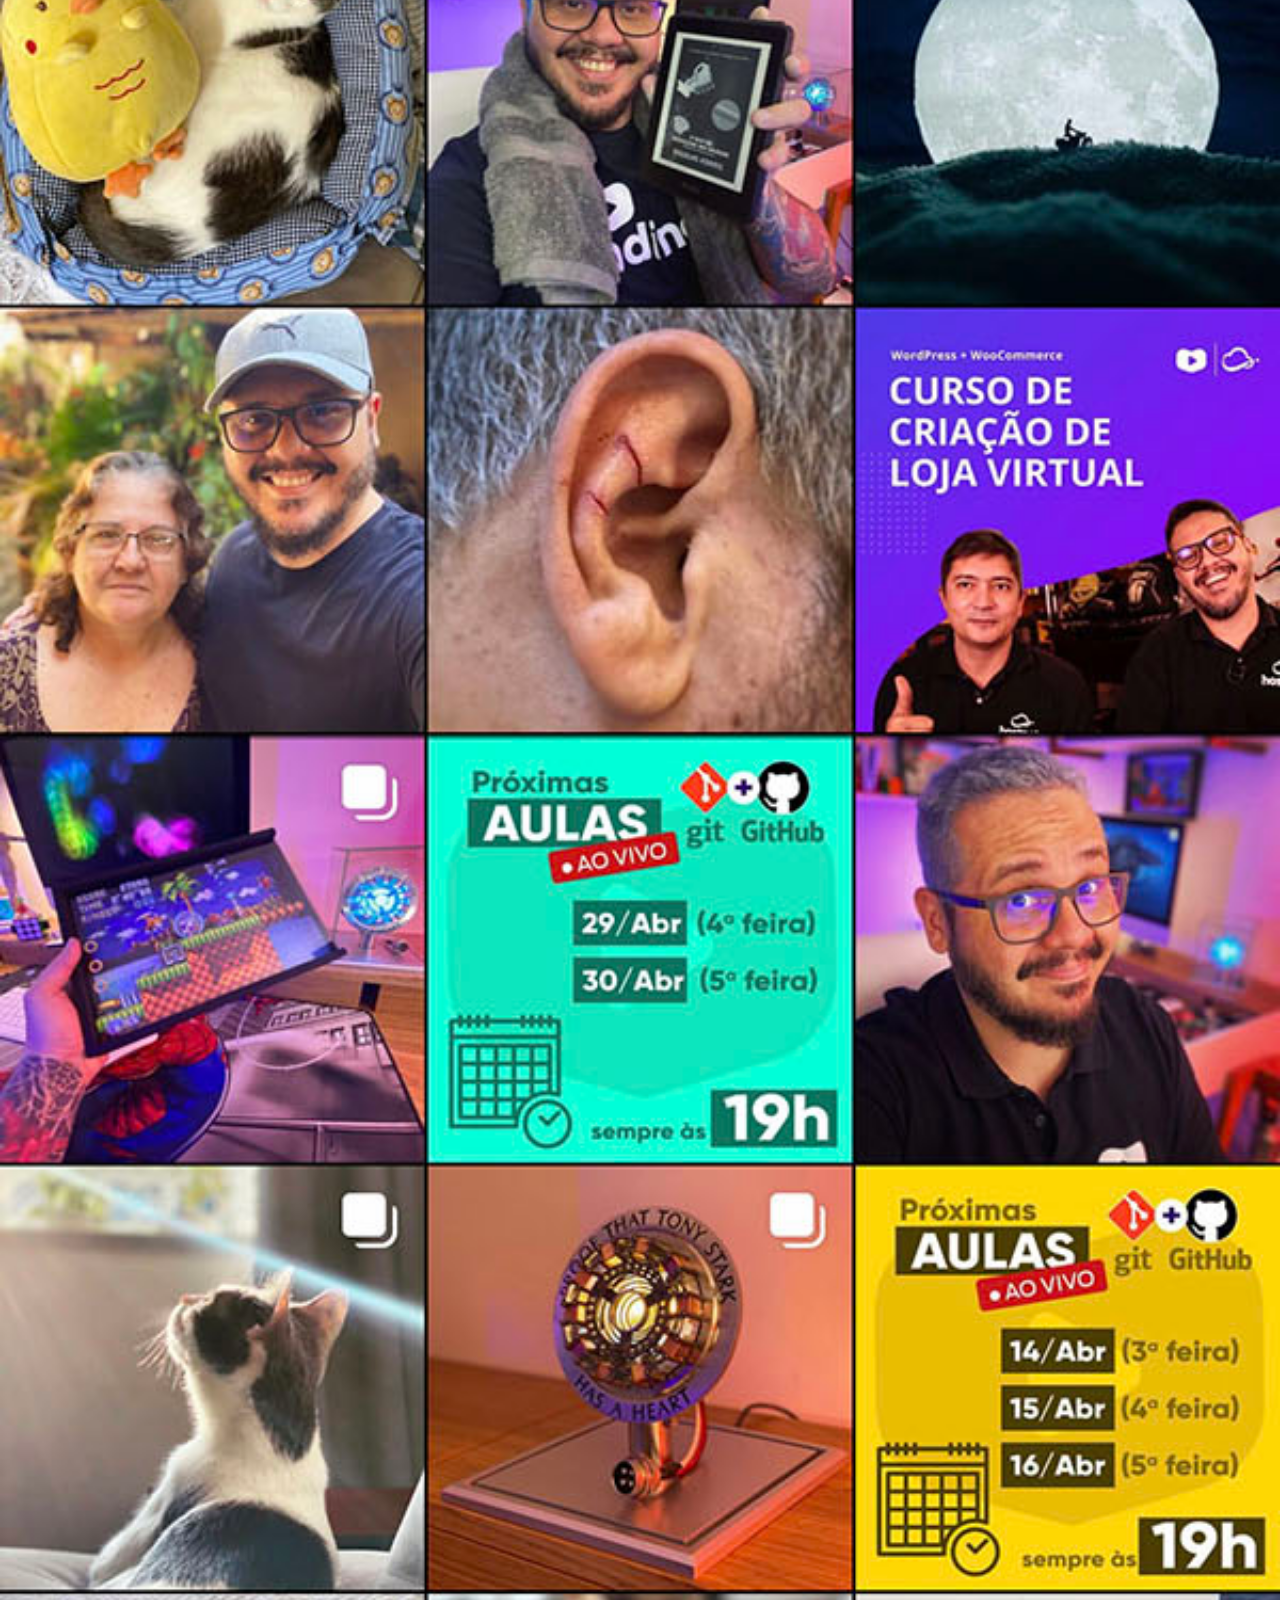
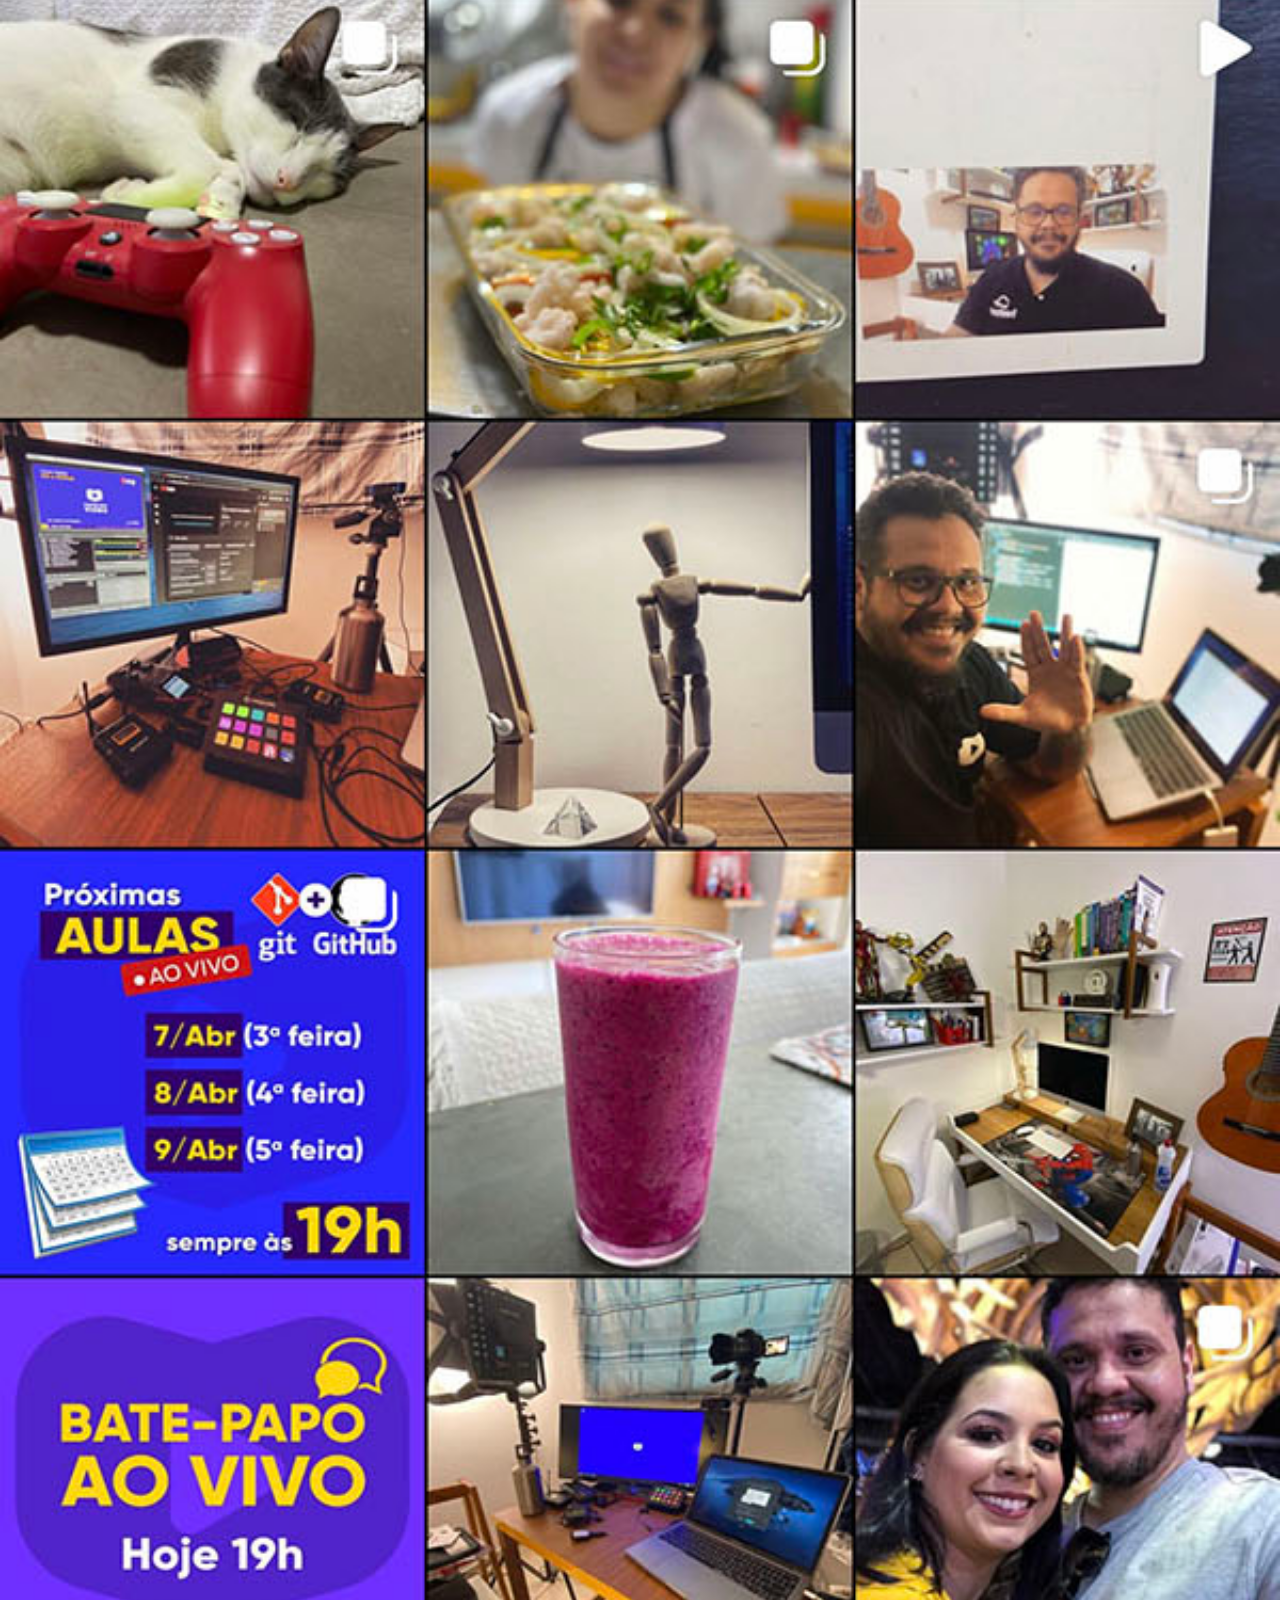
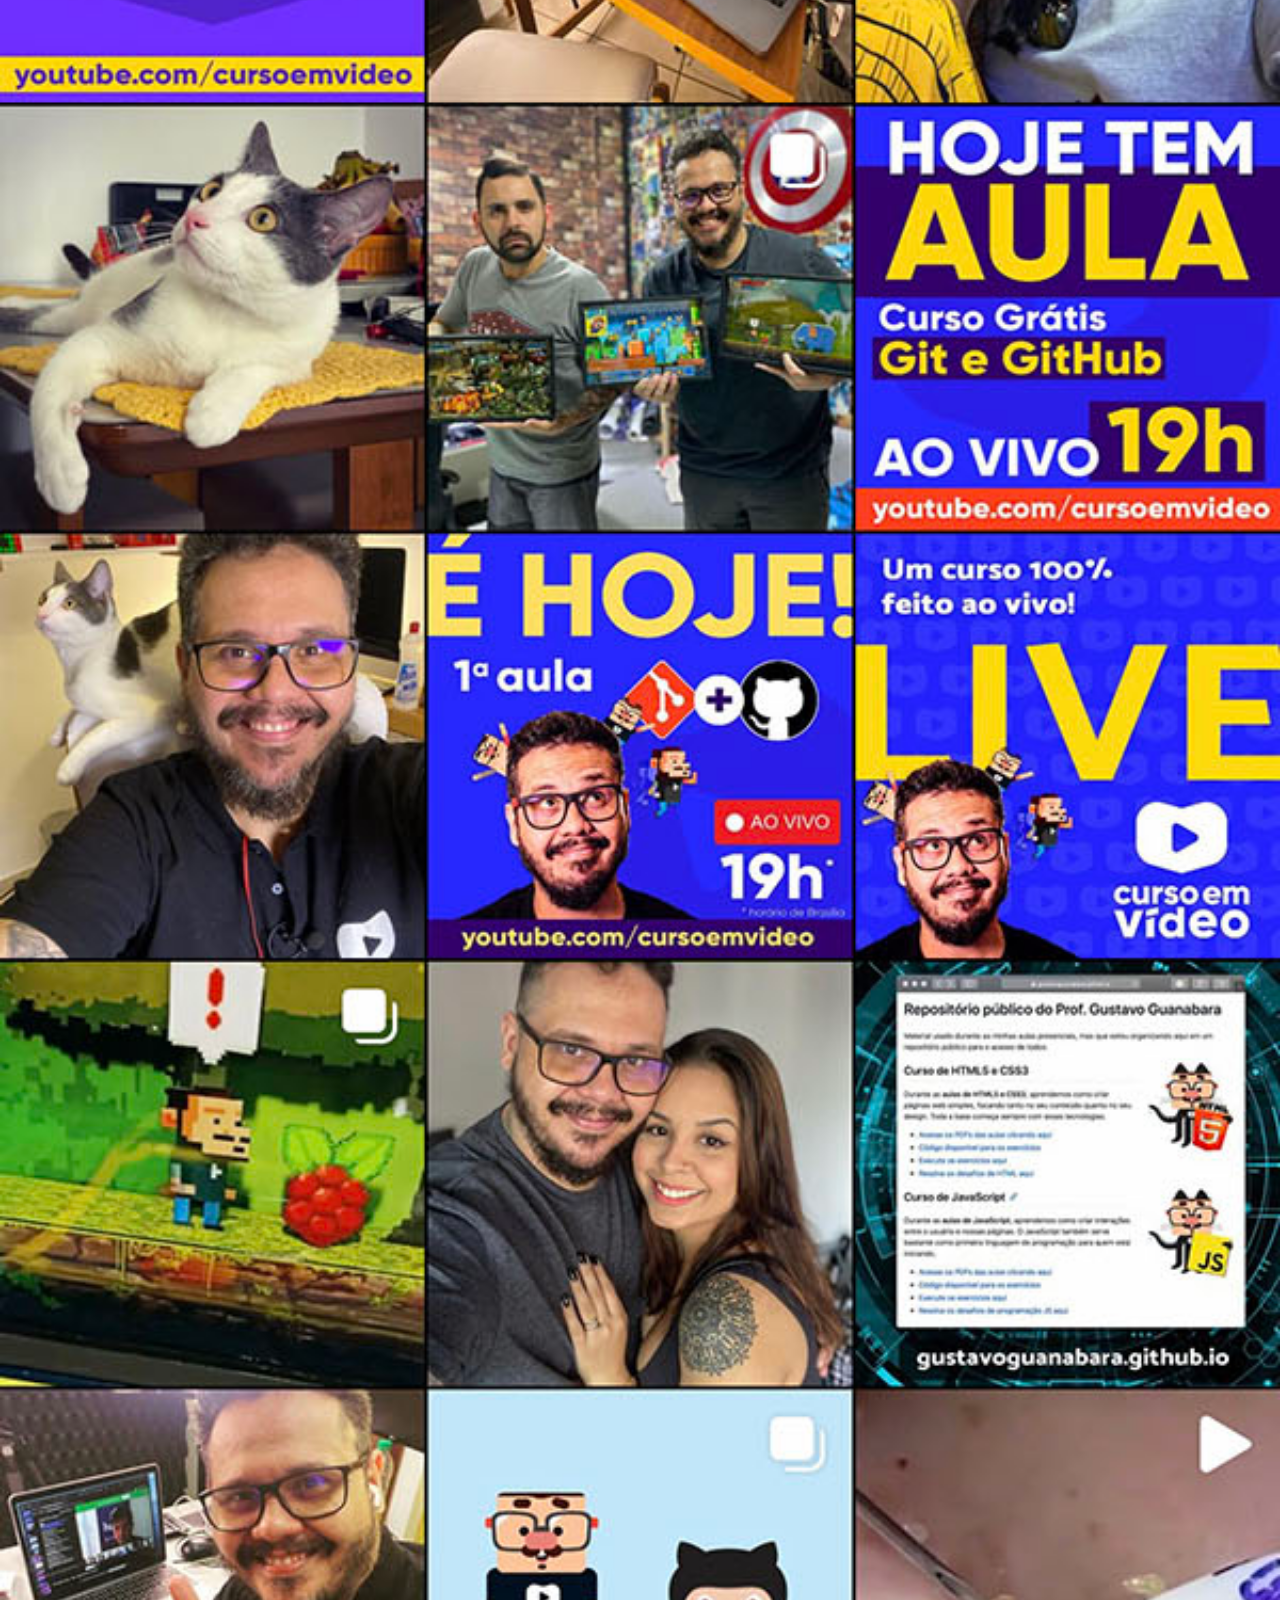
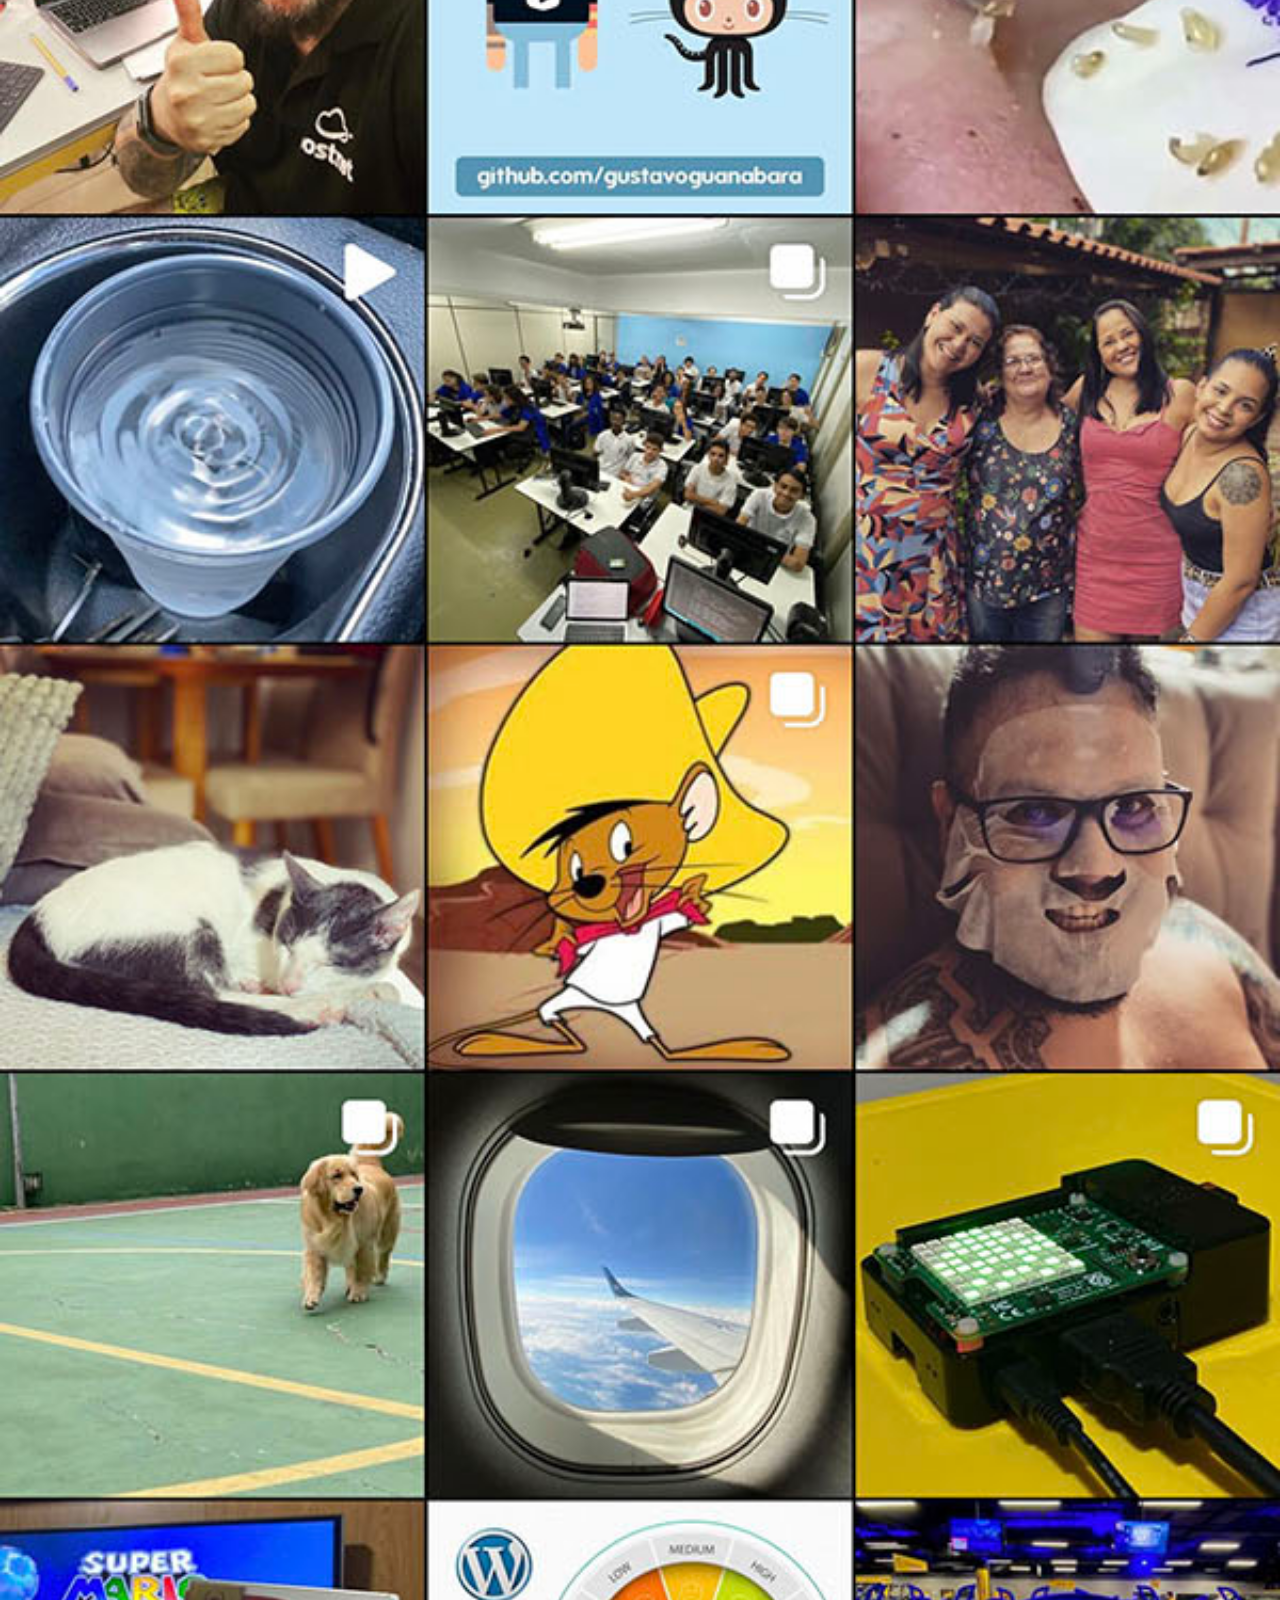
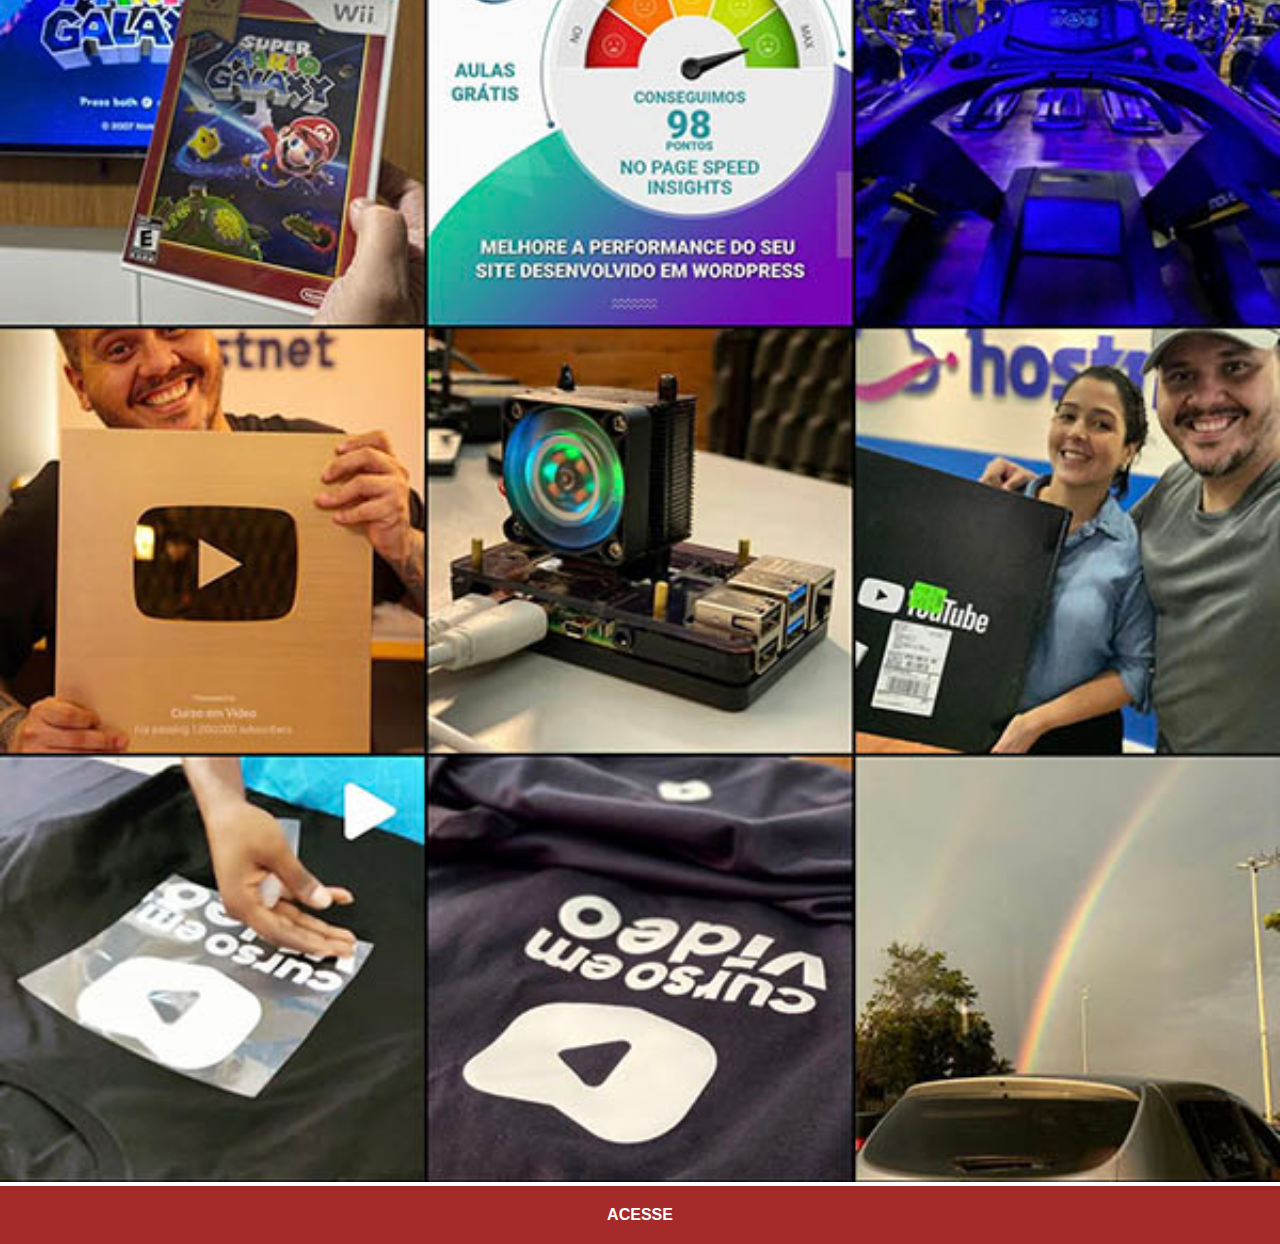
<file: instagram.html>
<!DOCTYPE html>
<html lang="pt-br">
<head>
    <meta charset="UTF-8">
    <meta name="viewport" content="width=device-width, initial-scale=1.0">
    <title>instagram</title>
    <link rel="stylesheet" href="social/style.css">
</head>
<body>
    <img src="/imagens/tela-instagram.jpg" alt="">
    <a href="https://www.instagram.com/gustavoguanabara/" target="_blank">ACESSE</a>
</body>
</html>
</file>
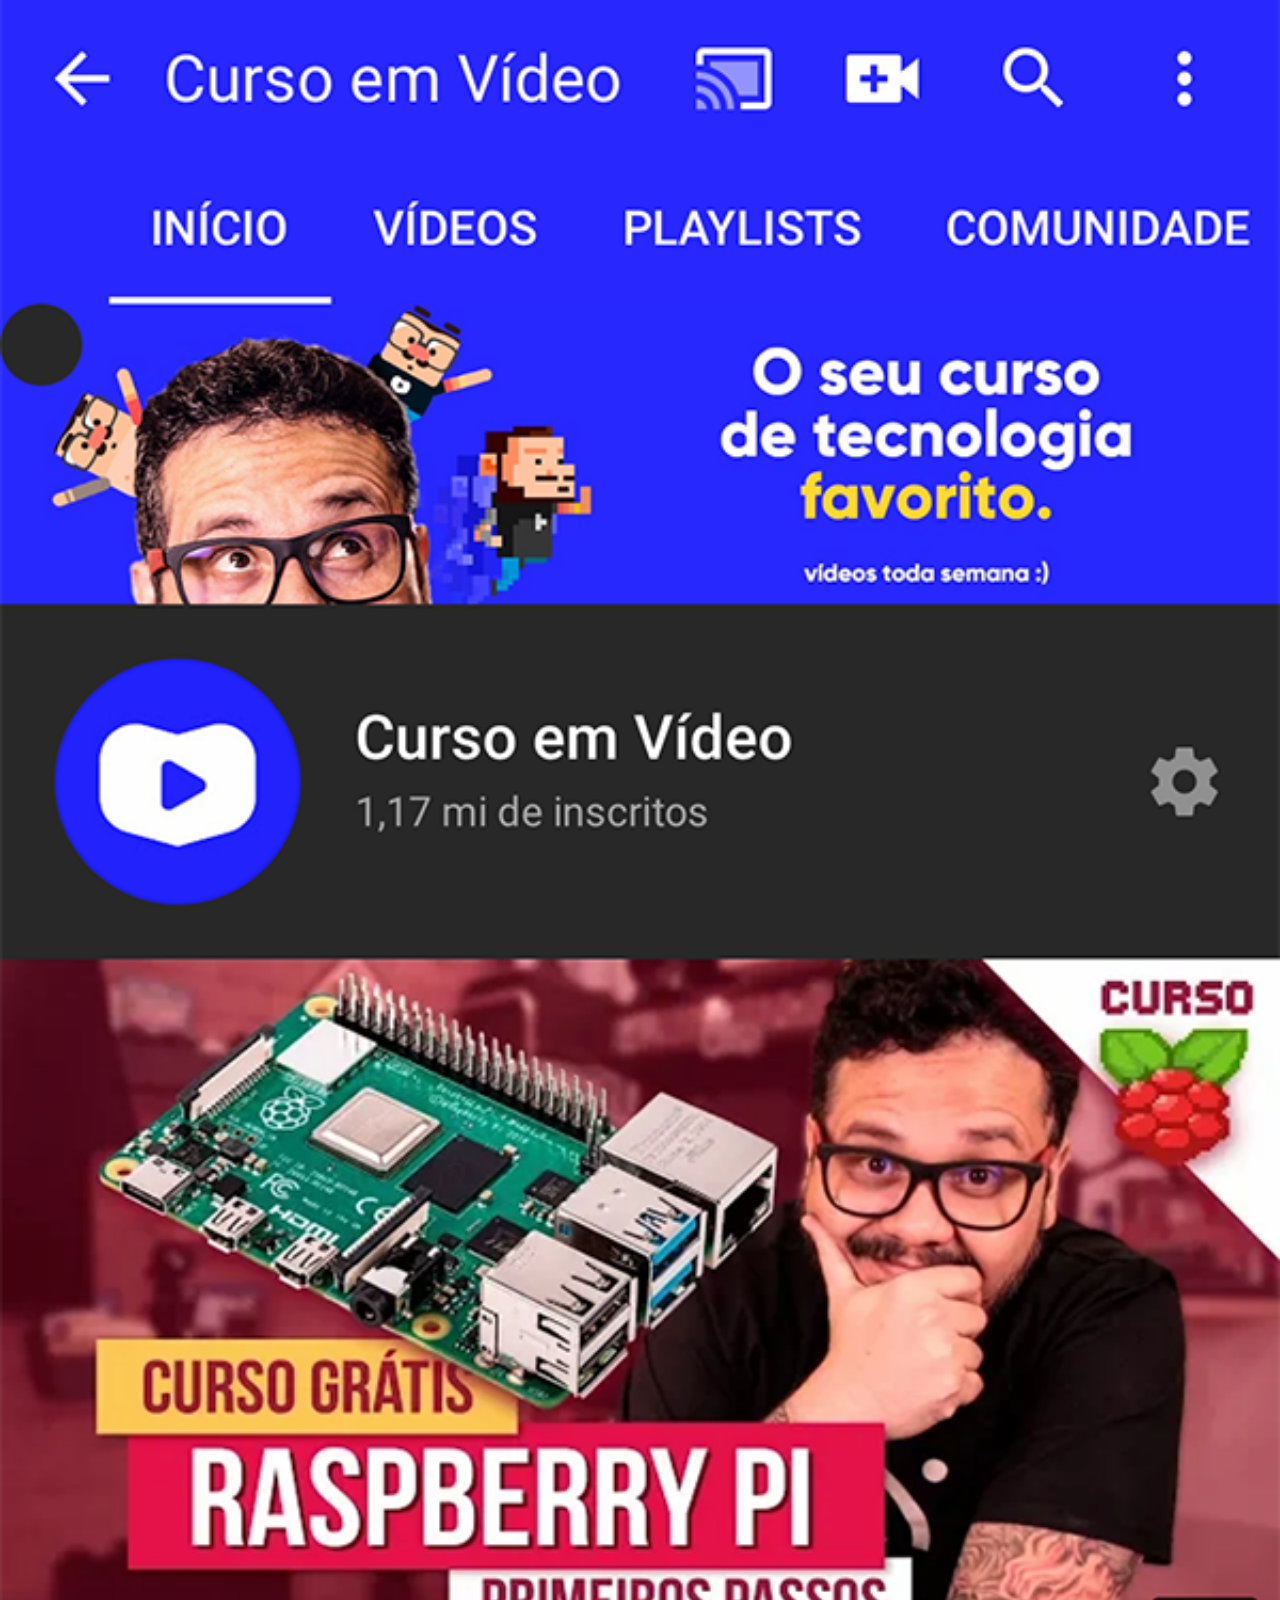
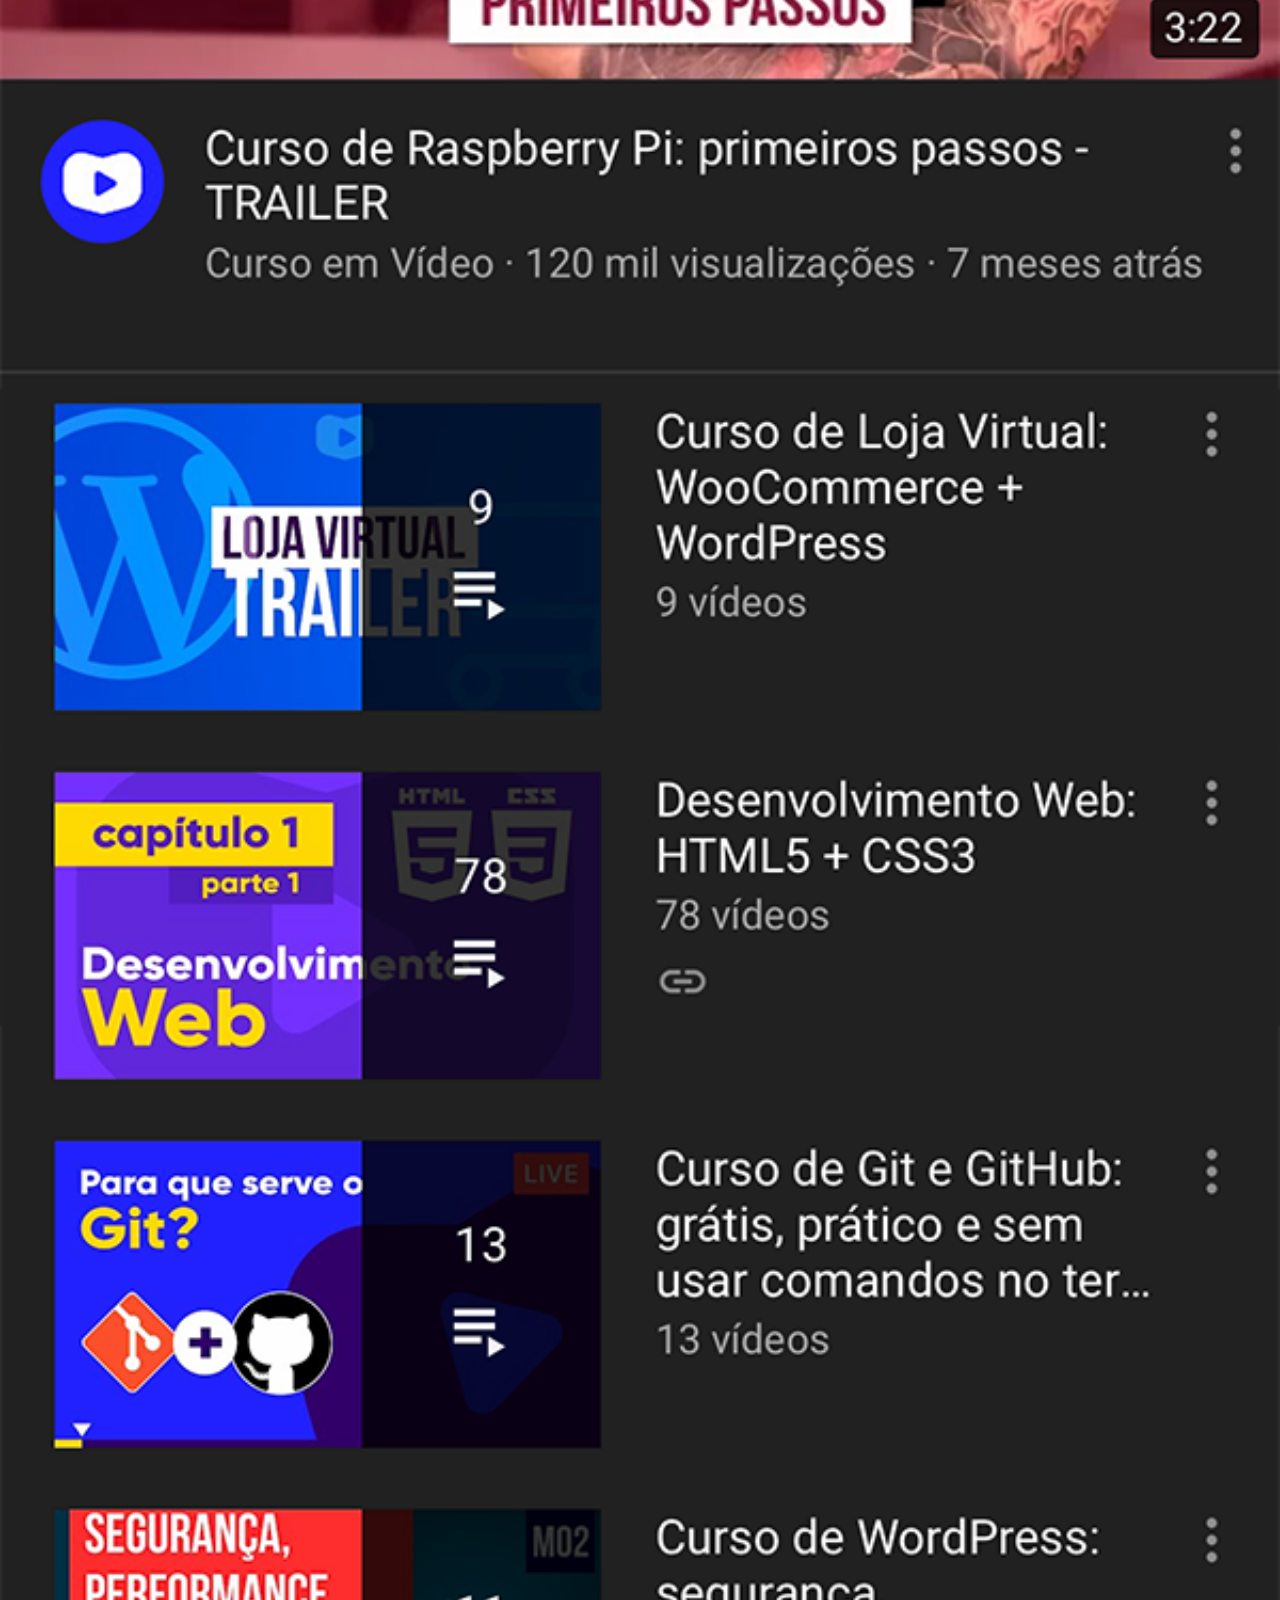
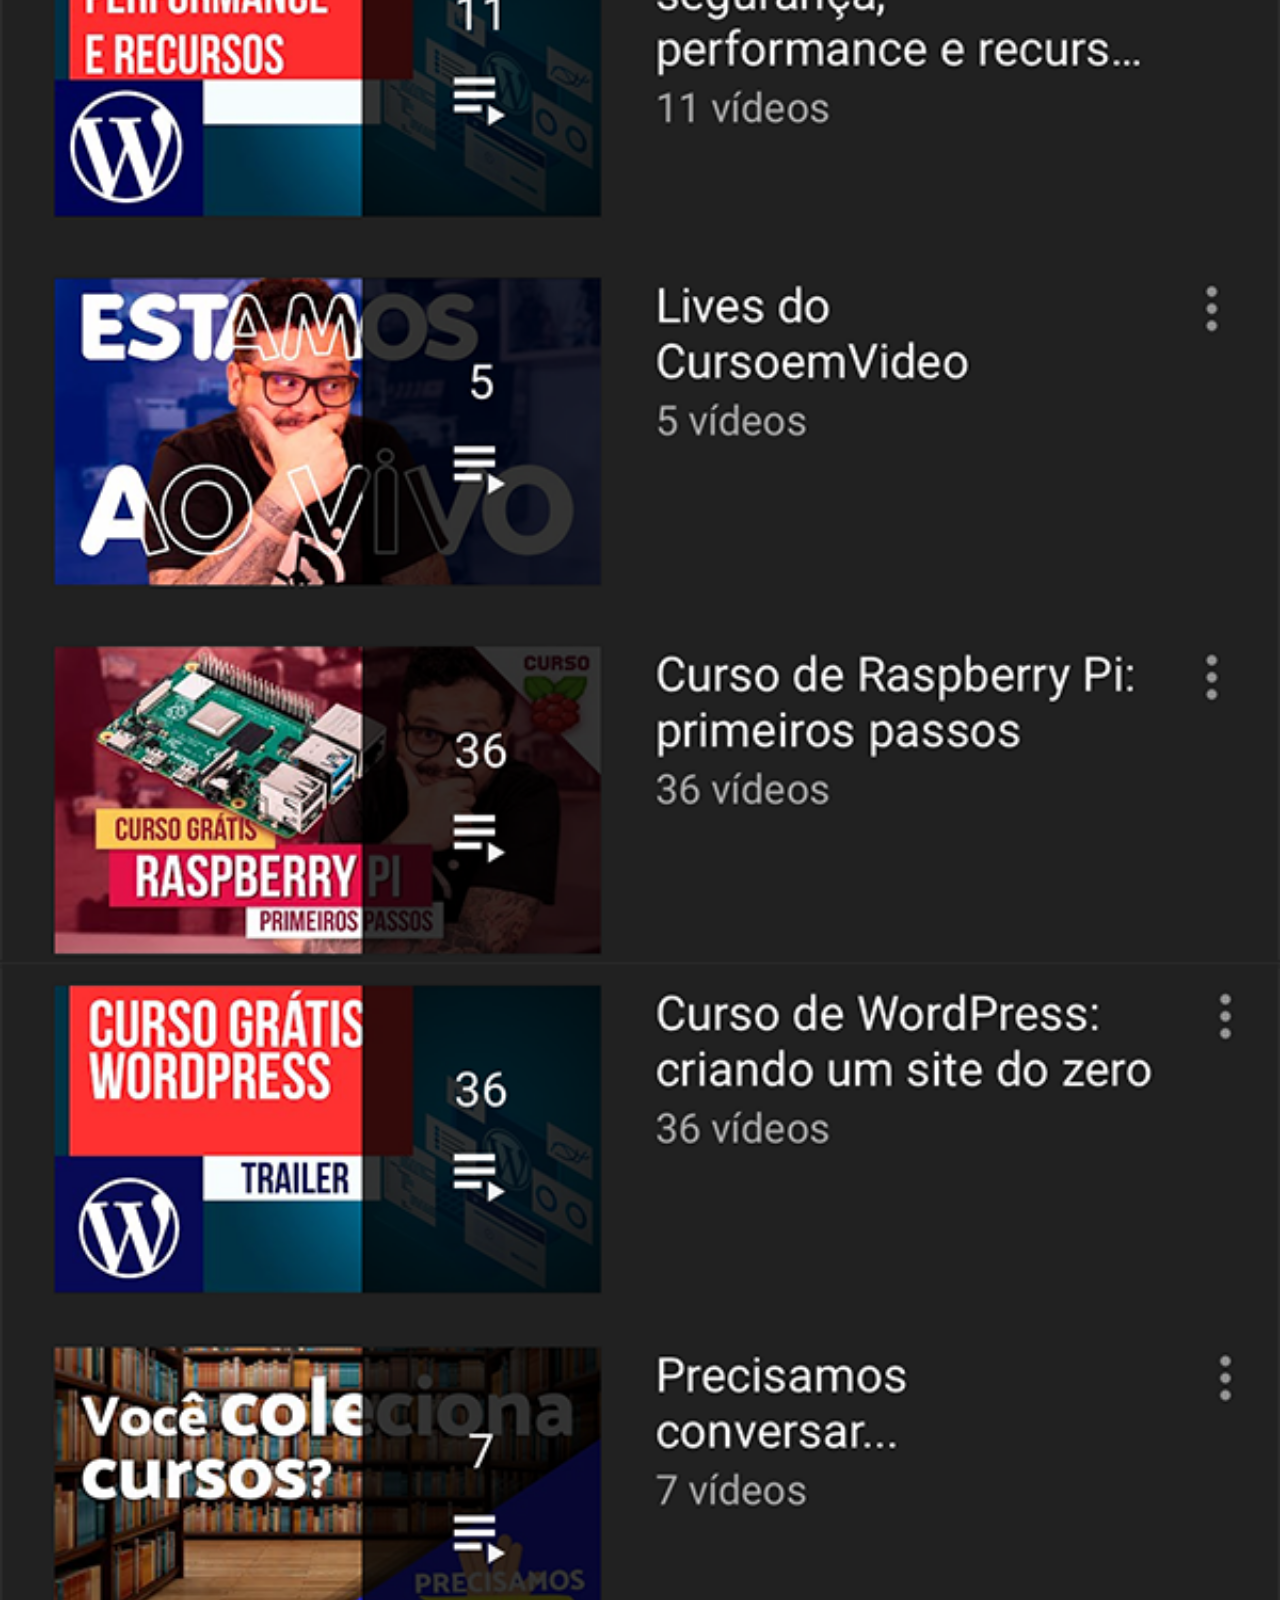
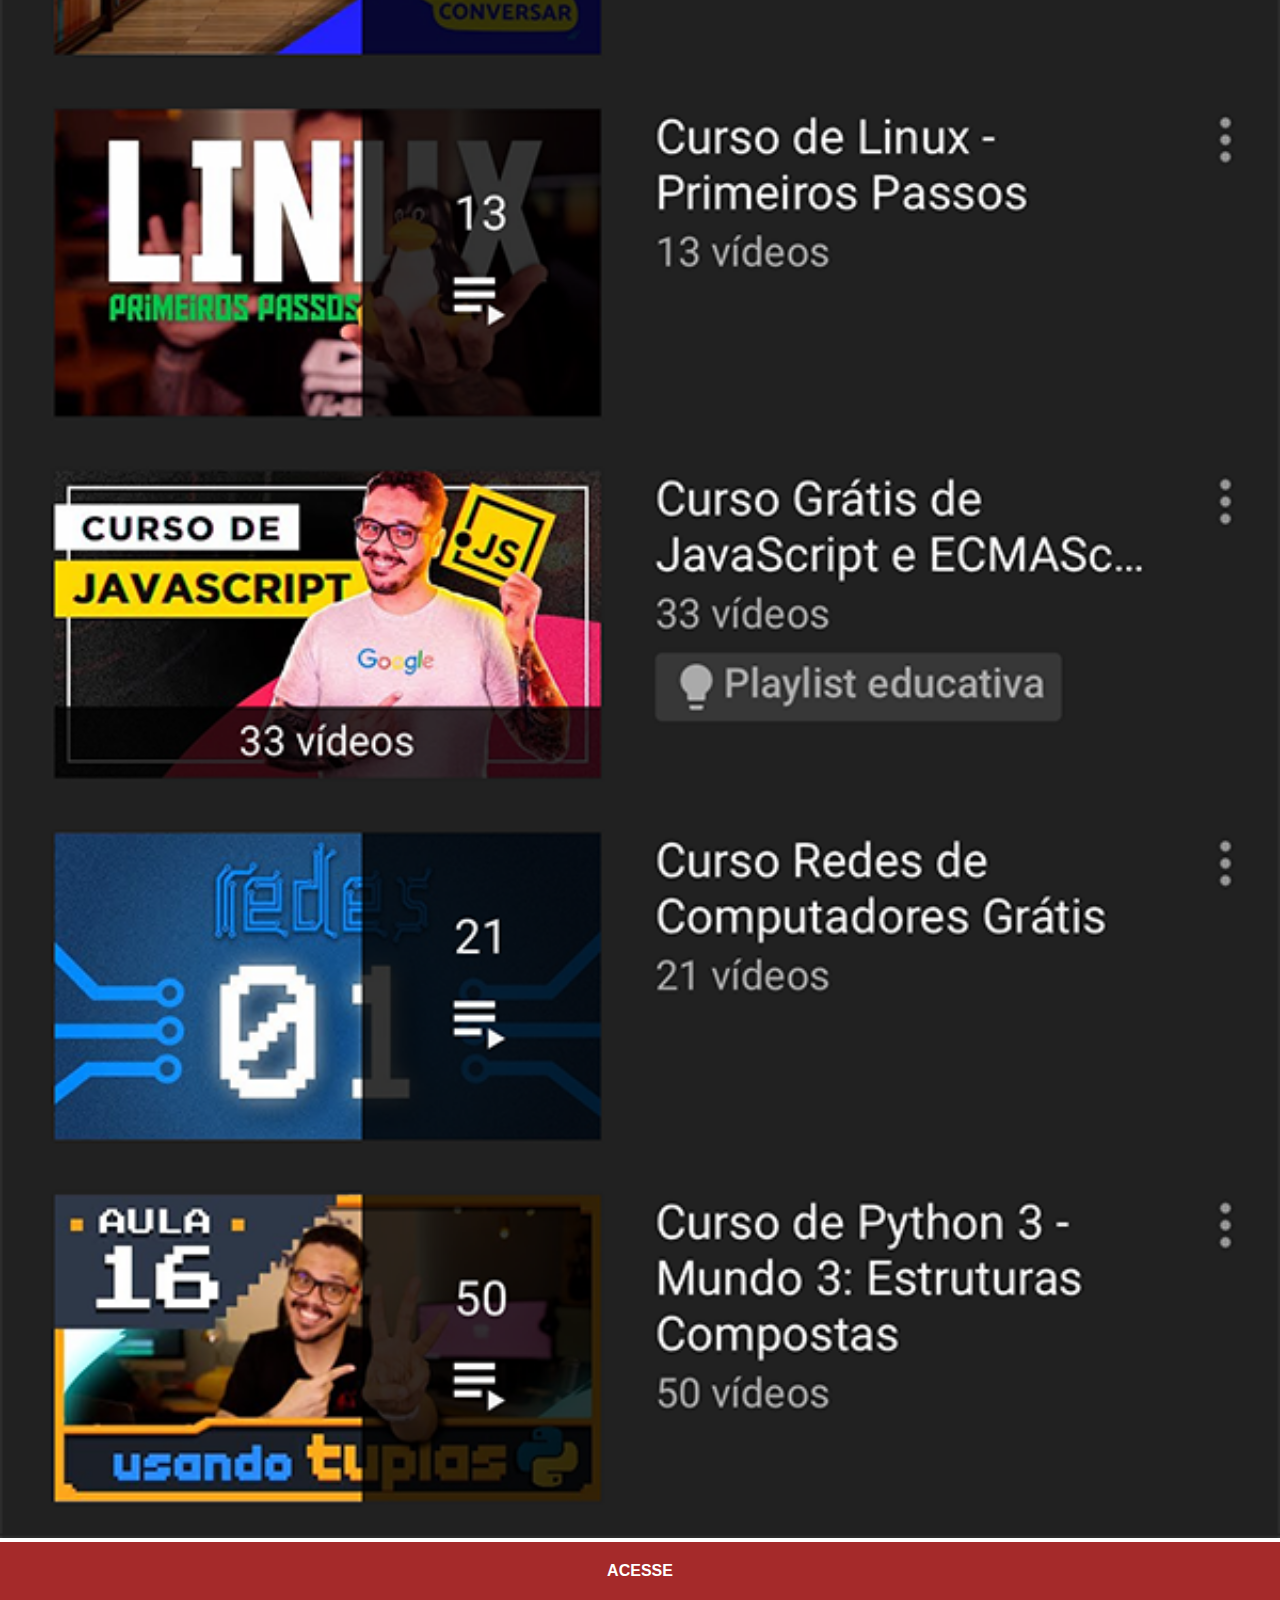
<file: yotube.html>
<!DOCTYPE html>
<html lang="pt-br">
<head>
    <meta charset="UTF-8">
    <meta name="viewport" content="width=device-width, initial-scale=1.0">
    <title>youtube</title>
    <link rel="stylesheet" href="social/style.css">

</head>
<body>
    <img src="/imagens/tela-youtube.png" alt="">
    <a href="https://www.youtube.com/c/CursoemV%C3%ADdeo/videos" target="_blank">ACESSE</a>
</body>
</html>
</file>
<file: estilos/style.css>
@charset "UTF-8";

*{
    margin: 0px;
    padding: 0px;
    font-family: Arial, Helvetica, sans-serif;
}

html, body{
    height: 100vh;
    width: 100vw;

}

body{
    background: url(../imagens/fundo-madeira.jpg) no-repeat top center;
    background-size: cover;
    background-attachment: fixed;
    
}

main{
    height: 100vh;
    position: relative;
}

section#telefone{
    height: 627px;
    width: 311px;
    top: 50%;
    left: 50%;
    background-color: aqua;
    position: absolute;
    transform: translate(-50%, -50%);
     
    background: url(../imagens/frame-iphone.png);
    background-repeat: no-repeat;
    
}

iframe#tela{
    position: relative;
    top: 80px;
    left: 22px;
    width: 267px;
    height: 471px;
    
}

section#redes-sociais img{
    width: 50px;
    margin: 10px;
    border-radius: 50%;
    box-shadow: 2px 2px 5px rgb(0, 0, 0, 0.4000);
    box-sizing: border-box;
}

section#redes-sociais{
    text-align: right;
}

section#redes-sociais img:hover{
    border: solid rgba(238, 230, 230, 0.603);
    transform: translate(-3px, -3px);
    box-shadow: 5px 5px 10px rgb(0, 0, 0, 0.623);
    transition: transform .3s;
}
</file>
<file: social/style.css>
@charset "UF-8";

*{
    margin: 0px;
    padding: 0px;
    font-family: Arial, Helvetica, sans-serif;

}

::-webkit-scrollbar{
    width: 0px;
    height: 0px;

}

img{
    width: 100vw;
}

a{
    display: block;
    background-color: brown;
    padding: 20px;
    text-align: center;
    font-weight: bolder;
    text-decoration: none;
    color: white;
}

a:hover{
    background-color: red;
}
</file>
